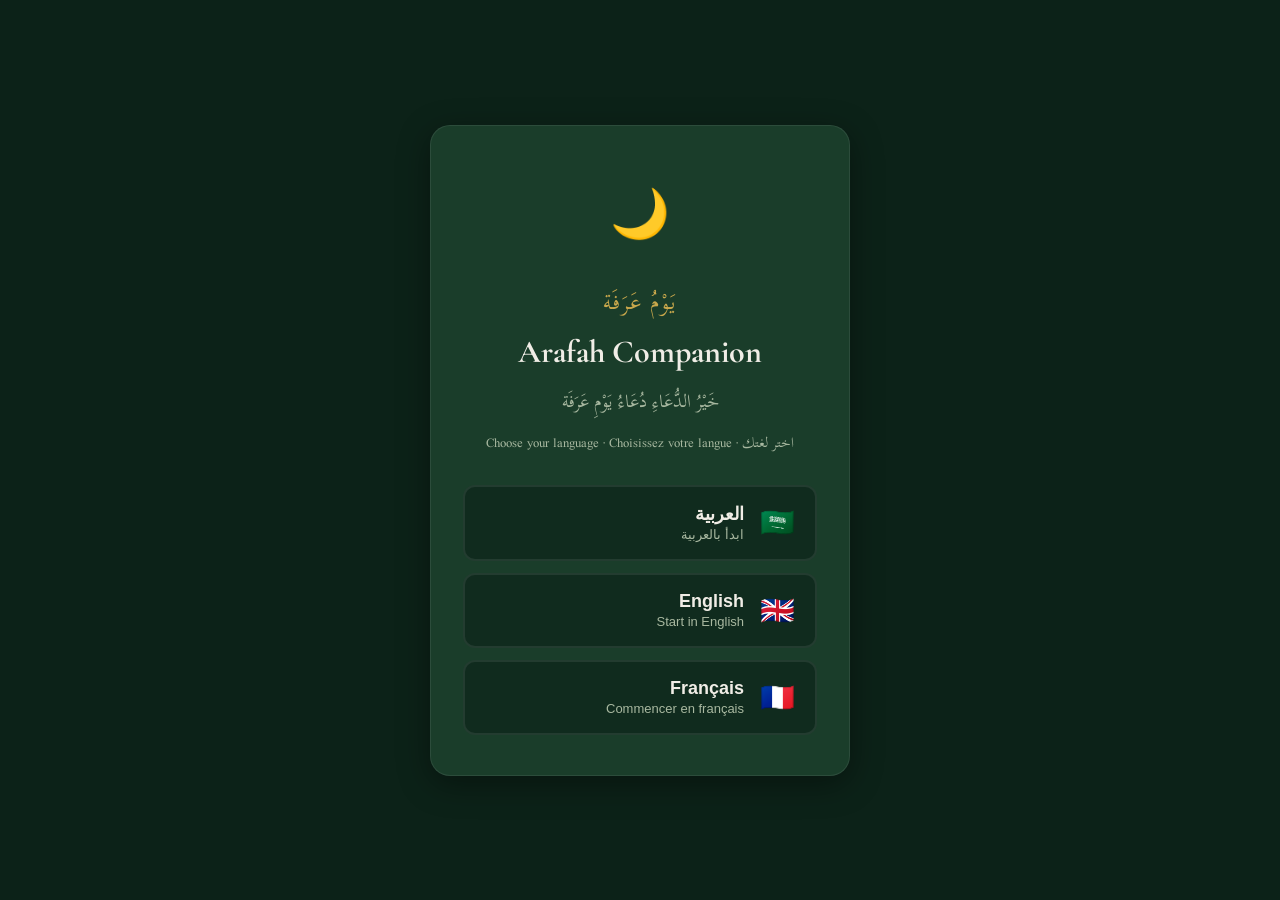
<file: index.html>
<!DOCTYPE html>
<html lang="ar" dir="rtl">
<head>
  <meta charset="UTF-8" />
  <meta name="viewport" content="width=device-width, initial-scale=1.0" />
  <meta name="theme-color" content="#0C2218" />
  <meta name="apple-mobile-web-app-capable" content="yes" />
  <meta name="apple-mobile-web-app-status-bar-style" content="black-translucent" />
  <title>رفيق عرفة | Arafah Companion</title>
  <link rel="preconnect" href="https://fonts.googleapis.com" />
  <link rel="preconnect" href="https://fonts.gstatic.com" crossorigin />
  <link href="https://fonts.googleapis.com/css2?family=Cormorant+Garamond:ital,wght@0,400;0,600;0,700;1,400&family=DM+Sans:opsz,wght@9..40,300;9..40,400;9..40,500;9..40,600;9..40,700&family=Amiri:wght@400;700&family=Scheherazade+New:wght@400;500;700&display=swap" rel="stylesheet" />
  <link rel="stylesheet" href="style.css">
  <meta property="og:title" content="رفيق عرفة | Arafah Companion">
  <meta property="og:description" content="رفيق روحاني ليوم عرفة: دعاء، ذكر، تكبير، لبيك، وخطة عبادة بسيطة.">
  <meta property="og:image" content="https://shadhaaa.github.io/arafah-guide/logo.png">
  <meta property="og:url" content="https://shadhaaa.github.io/arafah-guide/">
  <meta property="og:type" content="website">
  
  <meta name="twitter:card" content="summary_large_image">
  <meta name="twitter:title" content="رفيق عرفة | Arafah Companion">
  <meta name="twitter:description" content="رفيق روحاني ليوم عرفة: دعاء، ذكر، تكبير، لبيك، وخطة عبادة بسيطة.">
  <meta name="twitter:image" content="https://shadhaaa.github.io/arafah-guide/logo.png">
</head>
<body lang="ar">

<!-- Islamic Geometric Background -->
<div class="geo-bg" aria-hidden="true">
  <svg viewBox="0 0 800 800" preserveAspectRatio="xMidYMid slice" fill="none" xmlns="http://www.w3.org/2000/svg">
    <defs>
      <pattern id="geoPat" x="0" y="0" width="100" height="100" patternUnits="userSpaceOnUse">
        <path d="M50 0 L61.8 38.2 L100 38.2 L69.1 61.8 L80.9 100 L50 76.4 L19.1 100 L30.9 61.8 L0 38.2 L38.2 38.2 Z" stroke="currentColor" stroke-width="0.7" fill="none"/>
        <circle cx="50" cy="50" r="18" stroke="currentColor" stroke-width="0.4" fill="none"/>
        <path d="M50 8 L50 92 M8 50 L92 50" stroke="currentColor" stroke-width="0.3" fill="none"/>
      </pattern>
    </defs>
    <rect width="800" height="800" fill="url(#geoPat)" color="var(--emerald)"/>
  </svg>
</div>

<!-- ═══════════════════════════════════════════
     ONBOARDING STEP 1: Language Choice
═══════════════════════════════════════════ -->
<div class="onboard-overlay" id="onboardStep1">
  <div class="language-card">
    <span class="moon-mark">🌙</span>
    <p class="gate-eyebrow">يَوْمُ عَرَفَة</p>
    <h1>Arafah Companion</h1>
    <p class="gate-arabic-quote">خَيْرُ الدُّعَاءِ دُعَاءُ يَوْمِ عَرَفَة</p>
    <p class="gate-subtitle" style="color:var(--text-muted);font-size:14px;margin-bottom:28px;">اختر لغتك · Choose your language · Choisissez votre langue</p>

    <div class="language-grid">
      <button class="language-choice" data-lang="ar" onclick="selectLanguage('ar')">
        <span class="flag-emoji">🇸🇦</span>
        <div class="language-choice-text">
          <strong>العربية</strong>
          <small>ابدأ بالعربية</small>
        </div>
      </button>
      <button class="language-choice" data-lang="en" onclick="selectLanguage('en')">
        <span class="flag-emoji">🇬🇧</span>
        <div class="language-choice-text">
          <strong>English</strong>
          <small>Start in English</small>
        </div>
      </button>
      <button class="language-choice" data-lang="fr" onclick="selectLanguage('fr')">
        <span class="flag-emoji">🇫🇷</span>
        <div class="language-choice-text">
          <strong>Français</strong>
          <small>Commencer en français</small>
        </div>
      </button>
    </div>
  </div>
</div>

<!-- ═══════════════════════════════════════════
     ONBOARDING STEP 2: Welcome / About App
═══════════════════════════════════════════ -->
<div class="onboard-overlay hidden" id="onboardStep2">
  <div class="welcome-card">
    <span class="welcome-icon-big">🕌</span>
    <h1 id="welcomeTitle">رفيقك في يوم عرفة</h1>
    <p class="arabic-quote" id="welcomeQuote">خَيْرُ الدُّعَاءِ دُعَاءُ يَوْمِ عَرَفَةَ، وَخَيْرُ مَا قُلْتُ أَنَا وَالنَّبِيُّونَ: لا إِلَهَ إِلاَّ اللَّهُ</p>
<button class="welcome-cta" id="welcomeCtaBtn" type="button">
      ابدأ رحلتك 🌟
    </button>
    <div class="welcome-features">
      <div class="welcome-feature">
        <span class="feat-icon">⏳</span>
        <div class="feat-title" id="feat1Title">العد التنازلي</div>
        <div class="feat-desc" id="feat1Desc">تتبع أفضل لحظات يومك</div>
      </div>
      <div class="welcome-feature">
        <span class="feat-icon">📿</span>
        <div class="feat-title" id="feat2Title">الذكر</div>
        <div class="feat-desc" id="feat2Desc">عدّاد تفاعلي بنية حاضرة</div>
      </div>
      <div class="welcome-feature">
        <span class="feat-icon">🤲</span>
        <div class="feat-title" id="feat3Title">الدعاء</div>
        <div class="feat-desc" id="feat3Desc">أدعية مأثورة ومساحة خاصة بك</div>
      </div>
      <div class="welcome-feature">
        <span class="feat-icon">📋</span>
        <div class="feat-title" id="feat4Title">خطة العبادة</div>
        <div class="feat-desc" id="feat4Desc">قائمة مهام من الفجر إلى المغرب</div>
      </div>
    </div>

    
  </div>
</div>

<!-- ═══════════════════════════════════════════
     ONBOARDING STEP 3: Day Timeline
═══════════════════════════════════════════ -->
<div class="onboard-overlay hidden" id="onboardStep3">
  <div class="timeline-onboard">
    <h2 id="onboardTlTitle">🗓 جدول يوم عرفة</h2>
    <p class="date-badge">25 مايو · ٢٦ مايو ٢٠٢٦</p>

    <div class="onboard-timeline" id="onboardTimeline">
      <!-- Items injected by JS -->
    </div>

    <button class="onboard-start-btn" onclick="enterApp()">
      <span id="enterAppLabel">ادخل التطبيق ←</span>
    </button>
  </div>
</div>


<!-- Labbaik Audio Prompt -->
<div class="labbaik-modal hidden" id="labbaikModal" role="dialog" aria-modal="true" aria-labelledby="labbaikTitle">
  <div class="labbaik-card">
    <div class="labbaik-icon">🕋</div>
    <p class="eyebrow">صوت التلبية</p>
    <h2 id="labbaikTitle">هل تريد تشغيل لبيك اللهم لبيك؟</h2>
    <p>يمكنك إيقاف الصوت في أي وقت من زر الكتم أعلى الشاشة.</p>
    <div class="labbaik-actions">
      <button class="gold-button" id="startLabbaikBtn" type="button">نعم، شغّل الصوت</button>
      <button class="soft-button" id="skipLabbaikBtn" type="button">لا، بدون صوت</button>
    </div>
  </div>
</div>

<!-- ═══════════════════════════════════════════
     APP SHELL
═══════════════════════════════════════════ -->
<div class="app-shell" id="appShell">

  <!-- TOP NAVIGATION -->
  <nav class="top-nav" aria-label="Main navigation">
    <button class="nav-button active" data-go="home">
      <span>🏠</span>
      <span class="nav-label" id="navHome">الرئيسية</span>
    </button>
    <button class="nav-button" data-go="dhikr">
      <span>📿</span>
      <span class="nav-label" id="navDhikr">الذكر</span>
    </button>
    <button class="nav-button" data-go="duas">
      <span>🤲</span>
      <span class="nav-label" id="navDuas">الدعاء</span>
    </button>
    <button class="nav-button" data-go="checklist">
      <span>📋</span>
      <span class="nav-label" id="navPlan">الخطة</span>
    </button>
    <button class="nav-button" data-go="more">
      <span>⚙️</span>
      <span class="nav-label" id="navMore">الإعدادات</span>
    </button>
  </nav>

  <!-- APP HEADER -->
  <header class="app-header">
    <div class="header-top-row">
      <div>
        <span class="header-eyebrow" id="headerEyebrow">يَوْمُ عَرَفَة</span>
        <h1 id="appTitle">رفيق عرفة</h1>
        <span class="header-quote" id="headerQuote">"خير الدعاء دعاء يوم عرفة" — النبي محمد ﷺ</span>
      </div>
      <div class="header-actions">
        <button class="icon-button" id="muteAudioBtn" aria-label="Mute audio">🔇</button>
        <button class="icon-button" id="themeToggle" aria-label="Toggle dark mode">🌙</button>
        <button class="icon-button share-icon-button" id="shareAppBtn" aria-label="Share app" title="Share this app">📤</button>
      </div>
    </div>
  </header>

  <!-- STICKY COUNTDOWN -->
  
  <main>

    <!-- ─── HOME SCREEN ─── -->
    <section class="screen active" id="homeScreen">

      <!-- Hero Countdown Card -->
      <section class="hero-card" id="heroCard">
        <div class="hero-copy">
         
          <h2 id="countdownTitle">الوقت المتبقي ليوم عرفة</h2>
          <p id="countdownSubtitle">أعدّ قلبك، قائمة دعائك، ونيتك.</p>
        </div>
        <div class="countdown-grid" aria-label="Countdown">
          <div class="countdown-cell"><strong id="cdHours">00</strong><span id="cdHoursLabel">ساعات</span></div>
          <div class="countdown-cell"><strong id="cdMinutes">00</strong><span id="cdMinutesLabel">دقائق</span></div>
        </div>
      </section>

      <!-- Invest Time Text -->
      <p class="invest-time-text" id="investTimeText">استثمر هذا الوقت الثمين ✨</p>

      <!-- Now Card -->
     

      <!-- Stats -->
        <!-- Progress Card -->
      <article class="card progress-card">
        <div class="progress-ring" id="progressRing" style="--progress:0">
          <span class="progress-ring-text" id="progressRingText">0%</span>
        </div>
        <div>
          <p class="eyebrow" id="worshipProgressLabel">تقدم العبادة</p>
          <p class="progress-message" id="progressMessage">ابدأ قليلاً. عمل صادق واحد يكفي.</p>
          <p class="progress-hint" id="progressHint">الهدف ليس الكمال، الهدف قلب صادق.</p>
        </div>
      </article>
      <div class="stats-row">
        <article class="stat-card">
          <strong class="stat-value" id="statProgress">0%</strong>
          <span class="stat-label" id="statChecklistLabel">الخطة</span>
        </article>
        <article class="stat-card">
          <strong class="stat-value" id="statDhikr">0</strong>
          <span class="stat-label" id="statDhikrLabel">الذكر</span>
        </article>
        <article class="stat-card">
          <strong class="stat-value" id="statDuas">0</strong>
          <span class="stat-label" id="statDuasLabel">الأدعية</span>
        </article>
      </div>

      <!-- ماذا تحتاج الآن؟ — BIG BOXES -->
      <div class="what-need-section">
        <div class="what-need-header">
          <div>
            <p class="what-need-eyebrow" id="quickPathLabel">ابدأ الآن</p>
            <h3 id="whatNeedTitle">ماذا تحتاج الآن؟</h3>
          </div>
        </div>

        <div class="big-boxes-grid">
          <button class="big-box box-dhikr" data-go="dhikr">
            <span class="box-icon">📿</span>
            <span class="box-title" id="bigBoxDhikrTitle"> الذكر</span>
            <span class="box-sub" id="bigBoxDhikrSub">عدّ بتركيز وحضور</span>
          </button>

          <button class="big-box box-dua" data-go="duas">
            <span class="box-icon">🤲</span>
            <span class="box-title" id="bigBoxDuaTitle"> الدعاء</span>
            <span class="box-sub" id="bigBoxDuaSub">أدعية بشاشة كاملة</span>
          </button>

          <button class="big-box box-plan" data-go="checklist">
            <span class="box-icon">📋</span>
            <span class="box-title" id="bigBoxPlanTitle"> العبادة</span>
            <span class="box-sub" id="bigBoxPlanSub">المهام الأساسية</span>
          </button>

        </div>
      </div>

      <!-- Standalone audio section — not inside any navigation box -->
      <section class="audio-section-card" id="audioSection" aria-label="Listen controls">
        <div class="audio-section-head">
          <span class="audio-section-icon">🎧</span>
          <div>
            <p class="eyebrow" id="audioSectionEyebrow">استمع</p>
            <h3 id="bigBoxListenTitle">اختر ما تريد سماعه</h3>
            <p id="bigBoxListenSub">هذا القسم للصوت فقط: التكبير أو لبيك.</p>
          </div>
        </div>
      
        <div class="audio-choice-grid" aria-label="Audio choices">
          <button class="audio-choice-btn" type="button" data-audio-choice="takbeer" id="listenTakbeerBtn">
            <span>🕋</span>
            <strong>التكبير</strong>
          </button>
      
          <button class="audio-choice-btn" type="button" data-audio-choice="labaik" id="listenLabbaikBtn">
            <span>🎙️</span>
            <strong>لبيك</strong>
          </button>
      
          <button class="audio-choice-btn mute-choice-btn" type="button" id="muteChoiceBtn" aria-label="Mute audio">
            <span id="muteAudioIcon">🔊</span>
            <strong id="muteAudioText">إيقاف الصوت</strong>
          </button>
        </div>
      </section>

     

      <!-- Rescue Card -->
      <article class="card rescue-card" id="rescueCard">
        <p class="eyebrow" id="rescueLabel">خطة إنقاذ عرفة </p>
        <h3 id="rescueTitle">ضاع وقتي... ماذا أفعل؟  🆘</h3>
        <p class="muted small" id="rescueText">لا تستسلم. دقائق قليلة بصدق قد تكون ثمينة جداً.</p>
        <ul class="mini-list" id="rescueList"></ul>
        <button class="gold-button" id="rescueButton" data-go="duas">افتح وضع الدعاء</button>
      </article>

      <!-- Share Card -->
      <article class="card share-card">
        <p class="eyebrow" id="shareGoodLabel">شارك الخير</p>
        <h3 id="shareGoodTitle">ذكّر شخصاً اليوم</h3>
        <p class="muted small" id="shareGoodText">أرسل تذكيراً لطيفاً برابط التطبيق، أو شارك تقدمك.</p>
        <div class="button-row">
          <button class="soft-button" id="shareReminderBtn">انسخ التذكير</button>
          <button class="soft-button" id="shareProgressBtn">شارك التقدم</button>
        </div>
      </article>

      <!-- App maker dua card -->
      <article class="card maker-dua-card" aria-label="Pray for the app maker">
        <div class="maker-dua-icon" aria-hidden="true">🤲</div>
        <div class="maker-dua-copy">
          <p class="eyebrow" id="makerDuaLabel">دعوة منك</p>
          <h3 id="makerDuaTitle">لا تنسَ الدعاء لصانع/صانعة التطبيق 🤲</h3>
          <p class="muted small" id="makerDuaText">ادعُ لمن صنع هذا التطبيق بالقبول والبركة. جزاك الله خيراً.</p>
        </div>
      </article>

      <p class="source-note" id="sourceNote">العد التنازلي يعتمد وقت المغرب في تونس: 25 مايو 2026 الساعة 19:26 ← 26 مايو 2026 الساعة 19:27.</p>
    </section>

    <!-- ─── DHIKR SCREEN ─── -->
    <section class="screen" id="dhikrScreen">
      <div class="page-title">
        <p class="eyebrow" id="dhikrEyebrow">عداد الذكر</p>
        <h2 id="dhikrTitle">كلمات صغيرة. أجر عظيم.</h2>
      </div>

      <div class="dhikr-stage">
        <div class="chip-row" id="dhikrChips"></div>

        <div class="dhikr-central">
          <p class="dhikr-arabic-display" id="dhikrArabic">سُبْحَانَ اللهِ</p>
          <p class="dhikr-meaning" id="dhikrMeaning">سبحان الله</p>

          <button class="dhikr-button" id="dhikrButton" aria-label="Count dhikr">
            <span class="dhikr-count-display" id="dhikrCount">0</span>
            <span class="dhikr-tap-label" id="tapLabel">اضغط</span>
          </button>

          <div class="target-row">
            <button class="tiny-button" data-target="33" id="target33Btn">هدف 33</button>
            <button class="tiny-button" data-target="100" id="target100Btn">هدف 100</button>
            <button class="tiny-button" data-target="1000" id="target1000Btn">هدف 1000</button>
          </div>

          <div class="target-line" style="text-align:center;margin-bottom:16px">
            <p class="small muted" id="dhikrTargetText"></p>
            <div class="mini-progress"><span class="mini-progress-fill" id="dhikrProgressFill" style="width:0%"></span></div>
          </div>

          <button class="soft-button" id="resetDhikrBtn" style="margin-top:4px">إعادة تعيين</button>
        </div>
      </div>
    </section>

    <!-- ─── DUAS SCREEN ─── -->
    <section class="screen" id="duasScreen">
      <div class="page-title">
        <h2 id="duasTitle">اسأل كأن كل شيء ممكن.</h2>
      </div>

      <article class="card maker-dua-card" aria-label="Pray for the app maker">
        <div class="maker-dua-icon" aria-hidden="true">🤲</div>
        <div class="maker-dua-copy">
          <p class="eyebrow" id="makerDuaLabel2">دعوة منك</p>
          <h3 id="makerDuaTitle2">لا تنسَ الدعاء لصانع التطبيق 🤲</h3>
          <p class="muted small" id="makerDuaText2">ادعُ لمن صنع هذا التطبيق بالقبول والبركة. جزاك الله خيراً.</p>
        </div>
      </article>

      <article class="card">
        <div class="card-accent gold"></div>
        <div class="dua-mode-card">
          <div class="dua-mode-info">
            <strong id="duaModeTitle">وضع الدعاء</strong>
            <span class="dua-mode-eyebrow" id="duaModeSmall">بلا تشتيت</span>

            <p id="duaModeDesc">بطاقات بشاشة كاملة لأدعيتك، واحدة تلو الأخرى.</p>
          </div>
          <button class="gold-button" id="openDuaModeBtn">ادخل وضع الدعاء</button>
        </div>
      </article>

     


     

      <div class="sticky-chips">
        <div class="chip-row" id="duaCategoryChips"></div>
      </div>

      <div id="duasList"></div>
      <article class="card personal-dua-builder add-my-dua-card">
        <p class="eyebrow" id="builderLabel">أضف دعائي</p>
        <h3 id="builderTitle">اختر اقتراحًا أو اكتب دعاءك الخاص</h3>
        <textarea id="personalDuaInput" rows="3" placeholder="يا رب أسألك..."></textarea>
        <div id="duaPrompts" class="dua-prompt-boxes"></div>
        <button class="primary-button" id="savePersonalDuaBtn">أضف دعائي</button>
      </article>

      <div id="personalDuasList"></div>
    </section>

    <!-- ─── CHECKLIST SCREEN ─── -->
    <section class="screen" id="checklistScreen">
      <div class="page-title checklist-page-title">
        <p class="eyebrow" id="checklistEyebrow">خطة العبادة</p>
        <h2 id="checklistTitle">يومك، بسيط وواضح</h2>
        <p class="checklist-subtitle">
          تعلّم ما تفعله. الأجر في المحاولة.
        </p>
      </div>
    
      <div class="checklist-color-guide">
        <span>دليل الألوان:</span>
    
        <b>
          <i class="guide-dot essential"></i>
          أساسي
        </b>
    
        <b>
          <i class="guide-dot recommended"></i>
          مستحب
        </b>
    
        <b>
          <i class="guide-dot bonus"></i>
          إضافي
        </b>
      </div>
    
      <article class="card custom-task-card" id="customTaskCard">
        <p class="eyebrow" id="customTaskLabel">أضف مهمتك الخاصة</p>
    
        <div class="inline-form">
          <input
            type="text"
            id="customTaskInput"
            placeholder="مثال: اتصل بوالديّ"
          />
    
          <button class="primary-button" id="addCustomTaskBtn">
            أضف
          </button>
        </div>
      </article>
    
      <div id="checklistList" class="checklist-list" aria-live="polite">
        <article class="check-item essential" data-id="e1">
          <button class="check-box" type="button" aria-label="تحديد المهمة"></button>
          <div class="check-content">
            <div class="check-top">
              <span>⏱ الفجر</span>
              <span class="level-badge">أساسي</span>
            </div>
            <h4>صلاة الفجر في وقتها</h4>
            <p>ابدأ يومك بطاعة واضحة وقلب حاضر.</p>
          </div>
        </article>
        <article class="check-item essential" data-id="e2">
          <button class="check-box" type="button" aria-label="تحديد المهمة"></button>
          <div class="check-content">
            <div class="check-top">
              <span>⏱ الليلة السابقة</span>
              <span class="level-badge">أساسي</span>
            </div>
            <h4>اعقد نية صادقة</h4>
            <p>اجعل يومك للمغفرة والدعاء والرجوع إلى الله.</p>
          </div>
        </article>
        <article class="check-item essential" data-id="e3">
          <button class="check-box" type="button" aria-label="تحديد المهمة"></button>
          <div class="check-content">
            <div class="check-top">
              <span>⏱ كل اليوم</span>
              <span class="level-badge">أساسي</span>
            </div>
            <h4>صم يوم عرفة</h4>
            <p>لغير الحجاج: صيامه يكفّر ذنوب السنة الماضية والقادمة بإذن الله.</p>
          </div>
        </article>
        <article class="check-item essential" data-id="e4">
          <button class="check-box" type="button" aria-label="تحديد المهمة"></button>
          <div class="check-content">
            <div class="check-top">
              <span>⏱ الصباح</span>
              <span class="level-badge">أساسي</span>
            </div>
            <h4>اقرأ القرآن ولو آيات</h4>
            <p>القليل بصدق خير من الكثير بلا حضور.</p>
          </div>
        </article>
        <article class="check-item essential" data-id="e5">
          <button class="check-box" type="button" aria-label="تحديد المهمة"></button>
          <div class="check-content">
            <div class="check-top">
              <span>⏱ بعد العصر</span>
              <span class="level-badge">أساسي</span>
            </div>
            <h4>ادعُ بعد العصر</h4>
            <p>خفف التشتت وابدأ دعاءً حاضرًا من قلبك.</p>
          </div>
        </article>
        <article class="check-item essential" data-id="e6">
          <button class="check-box" type="button" aria-label="تحديد المهمة"></button>
          <div class="check-content">
            <div class="check-top">
              <span>⏱ آخر ساعة</span>
              <span class="level-badge">أساسي</span>
            </div>
            <h4>أكثر من الدعاء في الساعة الأخيرة</h4>
            <p>ادعُ للمغفرة، والوالدين، والمستقبل، والأمة، والجنة.</p>
          </div>
        </article>
        <article class="check-item recommended" data-id="r1">
          <button class="check-box" type="button" aria-label="تحديد المهمة"></button>
          <div class="check-content">
            <div class="check-top">
              <span>⏱ الصباح</span>
              <span class="level-badge">مستحب</span>
            </div>
            <h4>أذكار الصباح</h4>
            <p>ابدأ يومك بالذكر والطمأنينة.</p>
          </div>
        </article>
        <article class="check-item recommended" data-id="r2">
          <button class="check-box" type="button" aria-label="تحديد المهمة"></button>
          <div class="check-content">
            <div class="check-top">
              <span>⏱ أي وقت</span>
              <span class="level-badge">مستحب</span>
            </div>
            <h4>الاستغفار 100 مرة</h4>
            <p>أستغفر الله وأتوب إليه، بقلب صادق.</p>
          </div>
        </article>
        <article class="check-item recommended" data-id="r3">
          <button class="check-box" type="button" aria-label="تحديد المهمة"></button>
          <div class="check-content">
            <div class="check-top">
              <span>⏱ أي وقت</span>
              <span class="level-badge">مستحب</span>
            </div>
            <h4>الصلاة على النبي ﷺ</h4>
            <p>اللهم صلِّ وسلم على نبينا محمد.</p>
          </div>
        </article>
        <article class="check-item recommended" data-id="r4">
          <button class="check-box" type="button" aria-label="تحديد المهمة"></button>
          <div class="check-content">
            <div class="check-top">
              <span>⏱ الصباح أو المساء</span>
              <span class="level-badge">مستحب</span>
            </div>
            <h4>تلاوة سورة الكهف</h4>
            <p>اقرأ ما تقدر عليه بخشوع وهدوء.</p>
          </div>
        </article>
        <article class="check-item bonus" data-id="b1">
          <button class="check-box" type="button" aria-label="تحديد المهمة"></button>
          <div class="check-content">
            <div class="check-top">
              <span>⏱ كل اليوم</span>
              <span class="level-badge">إضافي</span>
            </div>
            <h4>1000 تسبيحة</h4>
            <p>قسّمها على اليوم حتى لا تشعر بالضغط.</p>
          </div>
        </article>
        <article class="check-item bonus" data-id="b2">
          <button class="check-box" type="button" aria-label="تحديد المهمة"></button>
          <div class="check-content">
            <div class="check-top">
              <span>⏱ بعد الظهر</span>
              <span class="level-badge">إضافي</span>
            </div>
            <h4>كتابة رسائل دعاء لأحبائك</h4>
            <p>ذكّر غيرك بالخير وخذ أجر التذكير.</p>
          </div>
        </article>
        <article class="check-item bonus" data-id="b3">
          <button class="check-box" type="button" aria-label="تحديد المهمة"></button>
          <div class="check-content">
            <div class="check-top">
              <span>⏱ قبل المغرب</span>
              <span class="level-badge">إضافي</span>
            </div>
            <h4>الصدقة اليوم</h4>
            <p>حتى القليل إذا خرج بصدق فهو عظيم.</p>
          </div>
        </article>
      </div>
    </section>
    <!-- ─── MORE SCREEN ─── -->
    <section class="screen" id="moreScreen">
      <div class="page-title settings-direct-title">
        <h2 class="eyebrow">الإعدادات</h2>
      </div>

      <div class="more-tabs">
        <button class="more-tab active" data-more="timeline">🗓 الجدول</button>
        <button class="more-tab" data-more="settings">⚙️ الإعدادات</button>
      </div>

      <!-- Timeline -->
      <div class="more-section" id="moreTimeline">
        <div class="page-title" style="margin-top:4px">
          <p class="eyebrow" id="timelineEyebrow">أفضل اللحظات</p>
          <h2 id="timelineTitle">رحلتك في يوم عرفة.</h2>
        </div>
        <div class="timeline-list" id="timelineList"></div>
      </div>

      <!-- Settings -->
      <div class="more-section active" id="moreSettings">
        <div class="page-title" style="margin-top:4px">
        </div>

        <article class="card" style="padding:8px 16px">
          <p class="settings-section-label">العرض</p>
          <button class="settings-row" id="toggleThemeRow">
            <span class="settings-row-label"><span>🌙</span><span id="darkModeLabel">الوضع الداكن</span></span>
            <span class="settings-row-value" id="themeState">مفعّل</span>
          </button>
          <hr style="border:none;border-top:1px solid var(--line);margin:2px 8px">
          <div class="settings-row">
            <span class="settings-row-label"><span>🌍</span><span id="languageSettingsLabel">اللغة</span></span>
            <span class="settings-row-value" id="currentLanguageLabel">العربية</span>
          </div>
          <div class="language-settings-grid" id="settingsLangGrid">
            <button class="language-mini active" data-lang="ar">العربية</button>
            <button class="language-mini" data-lang="en">English</button>
            <button class="language-mini" data-lang="fr">Français</button>
          </div>
        </article>

        <article class="card" style="padding:8px 16px">
          <p class="settings-section-label" id="reminderSettingsLabel">تذكير</p>
          <div class="protect-card">
            <h4 id="protectTitle">احمِ يوم عرفتك</h4>
            <p id="protectText">ضع هاتفك في وضع التركيز. استخدم هذا التطبيق للذكر والدعاء وخطتك فقط.</p>
          </div>
        </article>

        <article class="card" style="padding:8px 16px">
          <p class="settings-section-label">البيانات</p>
          <button class="settings-row" id="exportDataBtn">
            <span class="settings-row-label"><span>📦</span><span id="exportLabel">تصدير بياناتي</span></span>
            <span class="settings-row-value" id="copyLabel">نسخ</span>
          </button>
          <hr style="border:none;border-top:1px solid var(--line);margin:2px 8px">
          <button class="settings-row danger-text" id="resetAllBtn">
            <span class="settings-row-label"><span>🗑️</span><span id="resetAllLabel">إعادة تعيين الكل</span></span>
            <span class="settings-row-value" id="resetLabel">تهيئة</span>
          </button>
        </article>
      </div>
    </section>

  </main>

  <!-- Dua Mode Overlay -->
  <div class="dua-mode-overlay" id="duaModeOverlay" aria-hidden="true" role="dialog">
    <button class="close-mode" id="closeDuaModeBtn" aria-label="Close">✕</button>
    <p class="dua-mode-counter" id="duaModeCounter">دعاء 1/20</p>
    <div class="dua-mode-card-full">
      <p class="dua-mode-arabic" id="duaModeArabic"></p>
      <p class="dua-mode-text" id="duaModeText"></p>
      <p class="dua-mode-source-note" id="duaModeSource"></p>
      <div class="dua-mode-nav">
        <button id="prevDuaModeBtn">← السابق</button>
        <button id="nextDuaModeBtn">التالي →</button>
      </div>
    </div>
  </div>

  <!-- Toast -->
  <div class="toast" id="toast" role="status" aria-live="polite"></div>

</div><!-- /app-shell -->

<!-- ═══════════════════════════════════════════
     AUDIO ELEMENTS
═══════════════════════════════════════════ -->
<!-- 
  Place your audio files in the same folder as your HTML.
  Name them: takbeer.mp3 and labaik.mp3
  Or replace the src values with your actual file paths/URLs.
-->
<audio id="audioTakbeer" preload="auto">
  <source src="takbeer.mp3" type="audio/mpeg">
  <source src="takbeer.ogg" type="audio/ogg">
</audio>
<audio id="audioLabaik" preload="auto">
  <source src="labaik.mp3" type="audio/mpeg">
  <source src="labaik.ogg" type="audio/ogg">
</audio>


<script src="script.js"></script>

</body>
</html>
</file>
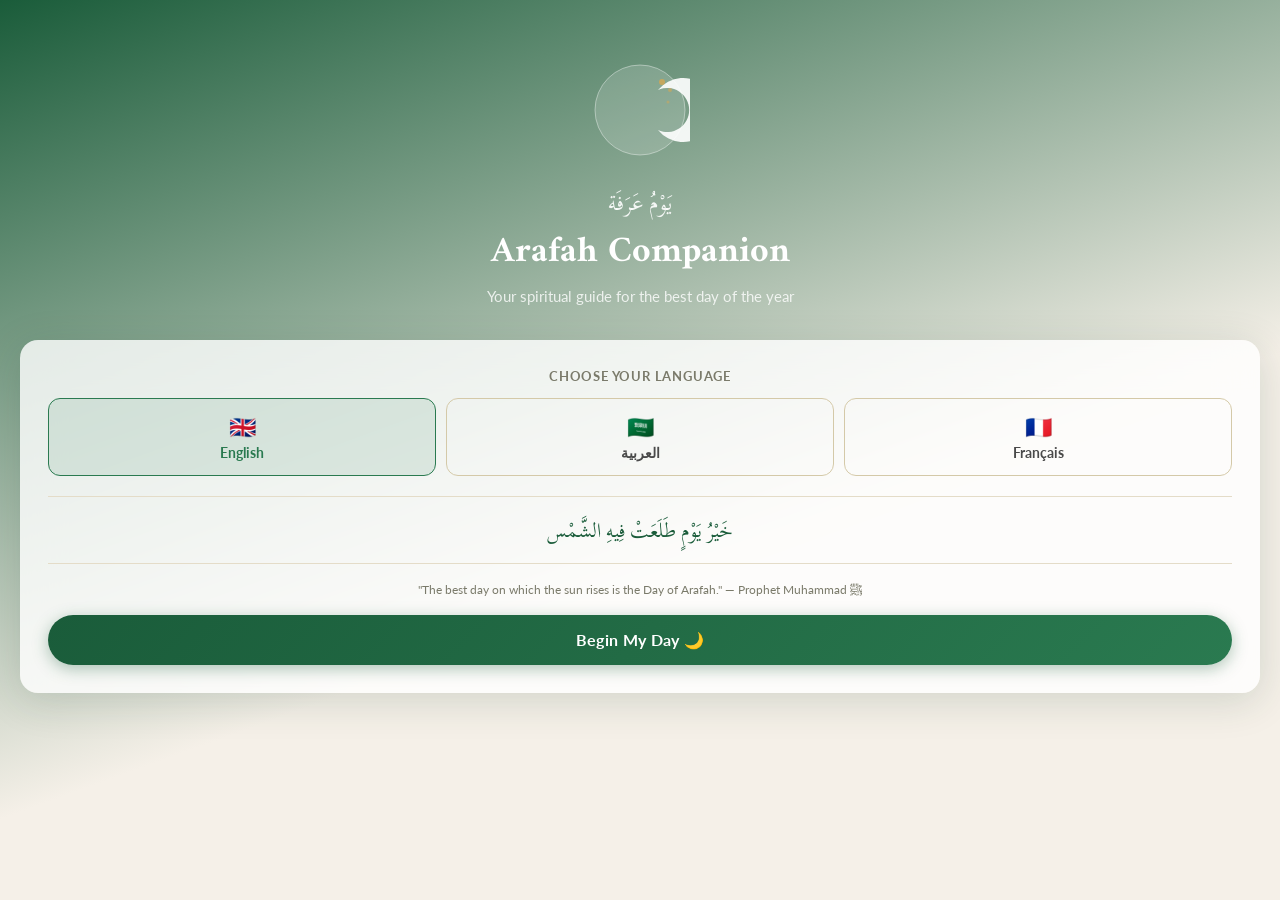
<file: arafah-companion.html>
<!DOCTYPE html>
<html lang="en" dir="ltr">
<head>
<meta charset="UTF-8"/>
<meta name="viewport" content="width=device-width, initial-scale=1.0, maximum-scale=1.0"/>
<meta name="theme-color" content="#1a3a2a"/>
<meta name="apple-mobile-web-app-capable" content="yes"/>
<meta name="apple-mobile-web-app-status-bar-style" content="black-translucent"/>
<title>Arafah Companion | يوم عرفة</title>
<link rel="preconnect" href="https://fonts.googleapis.com"/>
<link rel="preconnect" href="https://fonts.gstatic.com" crossorigin/>
<link href="https://fonts.googleapis.com/css2?family=Amiri:ital,wght@0,400;0,700;1,400&family=Lato:wght@300;400;700&family=Scheherazade+New:wght@400;700&display=swap" rel="stylesheet"/>
<style>
:root{
  --bg:#f5f0e8;
  --bg2:#ede6d6;
  --bg3:#e4dcc8;
  --card:#ffffffcc;
  --card2:#faf6ee;
  --gold:#b8923a;
  --gold2:#d4a853;
  --gold3:#f0c97a;
  --emerald:#1a5c3a;
  --emerald2:#2a7a50;
  --emerald3:#3d9966;
  --emerald4:#c8e6d4;
  --text:#1e1e1e;
  --text2:#4a4a4a;
  --text3:#7a7a6a;
  --border:#d4c9a8;
  --shadow:0 4px 24px rgba(26,60,42,0.10);
  --shadow2:0 8px 40px rgba(26,60,42,0.16);
  --radius:18px;
  --radius2:12px;
  --transition:all 0.35s cubic-bezier(0.4,0,0.2,1);
}
[data-theme="dark"]{
  --bg:#0d1a12;
  --bg2:#111f16;
  --bg3:#162618;
  --card:#1a2e1fcc;
  --card2:#1e331f;
  --gold:#d4a853;
  --gold2:#e8c070;
  --gold3:#f5d98a;
  --emerald:#2a7a50;
  --emerald2:#3d9966;
  --emerald3:#5ab87f;
  --emerald4:#1a3a28;
  --text:#f0ebe0;
  --text2:#c8c0a8;
  --text3:#8a8470;
  --border:#2a3d2e;
  --shadow:0 4px 24px rgba(0,0,0,0.4);
  --shadow2:0 8px 40px rgba(0,0,0,0.5);
}
*{box-sizing:border-box;margin:0;padding:0;-webkit-tap-highlight-color:transparent}
html,body{height:100%;background:var(--bg);color:var(--text);font-family:'Lato',sans-serif;overflow-x:hidden}
body{transition:background 0.4s,color 0.4s}

/* ===== GEOMETRIC BACKGROUND ===== */
.geo-bg{position:fixed;inset:0;pointer-events:none;z-index:0;overflow:hidden;opacity:0.06}
.geo-bg svg{width:100%;height:100%}

/* ===== SCREENS ===== */
.screen{display:none;min-height:100vh;position:relative;z-index:1}
.screen.active{display:block}
.screen-fade{animation:fadeIn 0.5s ease}
@keyframes fadeIn{from{opacity:0;transform:translateY(16px)}to{opacity:1;transform:translateY(0)}}

/* ===== NAV ===== */
.bottom-nav{position:fixed;bottom:0;left:0;right:0;z-index:100;background:var(--card);border-top:1px solid var(--border);display:flex;justify-content:space-around;align-items:center;padding:8px 0 max(8px,env(safe-area-inset-bottom));backdrop-filter:blur(20px);-webkit-backdrop-filter:blur(20px)}
.nav-btn{display:flex;flex-direction:column;align-items:center;gap:3px;padding:6px 16px;border:none;background:none;color:var(--text3);cursor:pointer;font-family:'Lato',sans-serif;font-size:10px;letter-spacing:0.5px;transition:var(--transition);border-radius:12px}
.nav-btn.active{color:var(--emerald2)}
.nav-btn svg{width:22px;height:22px;stroke:currentColor;fill:none;stroke-width:1.8;stroke-linecap:round;stroke-linejoin:round}
.nav-btn.active svg{stroke:var(--emerald2)}
.nav-btn span{font-size:9px;font-weight:700;letter-spacing:0.8px;text-transform:uppercase}

/* ===== TOP BAR ===== */
.top-bar{display:flex;align-items:center;justify-content:space-between;padding:56px 20px 16px;position:sticky;top:0;z-index:50;background:var(--bg);transition:background 0.4s}
.top-bar-title{font-family:'Amiri',serif;font-size:20px;color:var(--emerald);font-weight:700}
.icon-btn{width:40px;height:40px;border-radius:50%;border:1px solid var(--border);background:var(--card);display:flex;align-items:center;justify-content:center;cursor:pointer;transition:var(--transition)}
.icon-btn:active{transform:scale(0.92)}
.icon-btn svg{width:18px;height:18px;stroke:var(--text2);fill:none;stroke-width:2;stroke-linecap:round;stroke-linejoin:round}

/* ===== CARDS ===== */
.card{background:var(--card);border:1px solid var(--border);border-radius:var(--radius);padding:20px;box-shadow:var(--shadow);backdrop-filter:blur(12px);-webkit-backdrop-filter:blur(12px);transition:var(--transition)}
.card:active{transform:scale(0.98)}
.card-gold{border-color:var(--gold);background:linear-gradient(135deg,var(--card) 0%,rgba(212,168,83,0.08) 100%)}
.card-emerald{border-color:var(--emerald3);background:linear-gradient(135deg,var(--card) 0%,rgba(42,122,80,0.08) 100%)}

/* ===== BUTTONS ===== */
.btn{display:inline-flex;align-items:center;justify-content:center;gap:8px;padding:13px 24px;border-radius:50px;border:none;font-family:'Lato',sans-serif;font-size:15px;font-weight:700;cursor:pointer;transition:var(--transition);letter-spacing:0.3px}
.btn:active{transform:scale(0.96)}
.btn-primary{background:linear-gradient(135deg,var(--emerald) 0%,var(--emerald2) 100%);color:#fff;box-shadow:0 4px 16px rgba(26,92,58,0.35)}
.btn-gold{background:linear-gradient(135deg,var(--gold) 0%,var(--gold2) 100%);color:#fff;box-shadow:0 4px 16px rgba(184,146,58,0.35)}
.btn-outline{background:transparent;border:1.5px solid var(--border);color:var(--text2)}
.btn-full{width:100%}

/* ===== PROGRESS RING ===== */
.progress-ring-wrap{position:relative;display:inline-flex;align-items:center;justify-content:center}
.progress-ring-bg{stroke:var(--bg3);fill:none}
.progress-ring-fill{fill:none;stroke:var(--emerald2);stroke-linecap:round;transition:stroke-dashoffset 1s cubic-bezier(0.4,0,0.2,1);transform:rotate(-90deg);transform-origin:50% 50%}
.progress-ring-text{position:absolute;text-align:center}

/* ===== DHIKR COUNTER ===== */
.dhikr-btn{width:180px;height:180px;border-radius:50%;background:linear-gradient(135deg,var(--emerald) 0%,var(--emerald2) 100%);border:none;cursor:pointer;display:flex;flex-direction:column;align-items:center;justify-content:center;box-shadow:0 8px 40px rgba(26,92,58,0.4),0 0 0 0 rgba(42,122,80,0.4);transition:var(--transition);color:#fff;font-family:'Amiri',serif;user-select:none;-webkit-user-select:none}
.dhikr-btn:active{transform:scale(0.93);box-shadow:0 4px 20px rgba(26,92,58,0.4)}
.dhikr-btn.pulse{animation:dhikrPulse 0.3s ease}
@keyframes dhikrPulse{0%{box-shadow:0 8px 40px rgba(26,92,58,0.4),0 0 0 0 rgba(42,122,80,0.5)}50%{box-shadow:0 8px 40px rgba(26,92,58,0.4),0 0 0 20px rgba(42,122,80,0)}100%{box-shadow:0 8px 40px rgba(26,92,58,0.4),0 0 0 0 rgba(42,122,80,0)}}
.dhikr-count{font-size:52px;font-weight:700;line-height:1}
.dhikr-label{font-size:16px;margin-top:4px;opacity:0.9}

/* ===== DUA CARD ===== */
.dua-card{background:var(--card);border:1px solid var(--border);border-radius:var(--radius);padding:24px;box-shadow:var(--shadow);position:relative;overflow:hidden}
.dua-card::before{content:'';position:absolute;top:-30px;right:-30px;width:120px;height:120px;background:radial-gradient(circle,rgba(184,146,58,0.12) 0%,transparent 70%);pointer-events:none}
.dua-arabic{font-family:'Scheherazade New',serif;font-size:26px;line-height:1.8;color:var(--emerald);text-align:right;direction:rtl}
.dua-transliteration{font-size:13px;color:var(--text3);font-style:italic;margin:10px 0 6px;line-height:1.6}
.dua-translation{font-size:14px;color:var(--text2);line-height:1.7}
.dua-source{font-size:11px;color:var(--gold);font-weight:700;margin-top:12px;letter-spacing:0.5px;text-transform:uppercase}

/* ===== CHECKLIST ===== */
.check-item{display:flex;align-items:flex-start;gap:14px;padding:14px 0;border-bottom:1px solid var(--bg3)}
.check-item:last-child{border-bottom:none}
.check-box{width:26px;height:26px;min-width:26px;border-radius:8px;border:2px solid var(--border);background:none;cursor:pointer;display:flex;align-items:center;justify-content:center;transition:var(--transition)}
.check-box.checked{background:var(--emerald2);border-color:var(--emerald2)}
.check-box svg{width:14px;height:14px;stroke:#fff;fill:none;stroke-width:2.5;stroke-linecap:round;stroke-linejoin:round;opacity:0;transition:opacity 0.2s}
.check-box.checked svg{opacity:1}
.check-content{flex:1}
.check-title{font-size:15px;font-weight:700;color:var(--text);transition:var(--transition)}
.check-item.done .check-title{text-decoration:line-through;color:var(--text3)}
.check-subtitle{font-size:12px;color:var(--text3);margin-top:2px}

/* ===== TIMELINE ===== */
.timeline-item{display:flex;gap:16px;padding:12px 0;position:relative}
.timeline-item::before{content:'';position:absolute;left:15px;top:32px;bottom:-12px;width:2px;background:var(--bg3);z-index:0}
.timeline-item:last-child::before{display:none}
.timeline-dot{width:32px;height:32px;min-width:32px;border-radius:50%;display:flex;align-items:center;justify-content:center;font-size:14px;position:relative;z-index:1}
.timeline-dot.gold{background:rgba(184,146,58,0.15);border:2px solid var(--gold)}
.timeline-dot.emerald{background:rgba(42,122,80,0.15);border:2px solid var(--emerald2)}
.timeline-dot.active{background:var(--emerald2);border-color:var(--emerald2)}
.timeline-time{font-size:11px;font-weight:700;color:var(--gold);letter-spacing:0.5px;text-transform:uppercase}
.timeline-title{font-size:15px;font-weight:700;color:var(--text);margin:2px 0}
.timeline-desc{font-size:12px;color:var(--text3);line-height:1.6}

/* ===== BADGES ===== */
.badge{display:inline-flex;align-items:center;gap:5px;padding:4px 10px;border-radius:20px;font-size:11px;font-weight:700;letter-spacing:0.4px}
.badge-gold{background:rgba(184,146,58,0.15);color:var(--gold);border:1px solid rgba(184,146,58,0.3)}
.badge-emerald{background:rgba(42,122,80,0.15);color:var(--emerald2);border:1px solid rgba(42,122,80,0.3)}

/* ===== ONBOARDING ===== */
#screen-onboarding{background:linear-gradient(160deg,var(--emerald) 0%,var(--bg) 60%);min-height:100vh;display:flex;flex-direction:column;align-items:center;justify-content:flex-start;padding:0 0 100px}
.onboard-hero{width:100%;padding:60px 24px 32px;text-align:center}
.onboard-moon{width:110px;height:110px;margin:0 auto 24px;position:relative}
.onboard-title{font-family:'Amiri',serif;font-size:36px;color:#fff;font-weight:700;line-height:1.2}
.onboard-subtitle{font-size:15px;color:rgba(255,255,255,0.8);margin-top:10px;line-height:1.6}
.onboard-card{background:var(--card);border-radius:var(--radius);padding:28px;margin:0 20px;box-shadow:var(--shadow2);backdrop-filter:blur(20px);-webkit-backdrop-filter:blur(20px)}
.lang-grid{display:grid;grid-template-columns:1fr 1fr 1fr;gap:10px;margin-bottom:20px}
.lang-btn{padding:14px 8px;border-radius:var(--radius2);border:1.5px solid var(--border);background:none;cursor:pointer;font-family:'Lato',sans-serif;font-size:14px;font-weight:700;color:var(--text2);transition:var(--transition);display:flex;flex-direction:column;align-items:center;gap:4px}
.lang-btn.selected{border-color:var(--emerald2);background:rgba(42,122,80,0.12);color:var(--emerald2)}
.lang-btn span.flag{font-size:22px}

/* ===== HOME SCREEN ===== */
.home-header{padding:56px 20px 0;background:linear-gradient(180deg,rgba(26,92,58,0.08) 0%,transparent 100%)}
.home-greeting{font-size:13px;color:var(--text3);font-weight:700;letter-spacing:1px;text-transform:uppercase;margin-bottom:4px}
.home-title{font-family:'Amiri',serif;font-size:30px;color:var(--emerald);font-weight:700}
.home-date{font-size:13px;color:var(--text3);margin-top:4px}
.countdown-card{background:linear-gradient(135deg,var(--emerald) 0%,var(--emerald2) 100%);border-radius:var(--radius);padding:24px;margin:16px 20px;color:#fff;box-shadow:0 8px 32px rgba(26,92,58,0.4);position:relative;overflow:hidden}
.countdown-card::after{content:'';position:absolute;bottom:-30px;right:-30px;width:140px;height:140px;background:radial-gradient(circle,rgba(255,255,255,0.1) 0%,transparent 70%);pointer-events:none}
.countdown-label{font-size:12px;font-weight:700;letter-spacing:1px;opacity:0.8;text-transform:uppercase}
.countdown-nums{display:flex;gap:12px;margin:10px 0;align-items:flex-end}
.countdown-num{text-align:center}
.countdown-big{font-size:40px;font-weight:700;line-height:1;font-family:'Amiri',serif}
.countdown-unit{font-size:10px;opacity:0.7;text-transform:uppercase;letter-spacing:0.5px}
.countdown-sep{font-size:32px;line-height:1;opacity:0.5;padding-bottom:4px}
.section-title{font-size:13px;font-weight:700;color:var(--text3);letter-spacing:1px;text-transform:uppercase;padding:20px 20px 10px}
.scroll-x{display:flex;gap:12px;padding:0 20px;overflow-x:auto;scroll-snap-type:x mandatory;-ms-overflow-style:none;scrollbar-width:none}
.scroll-x::-webkit-scrollbar{display:none}
.scroll-x>*{scroll-snap-align:start;flex-shrink:0}

/* ===== QUICK ACTIONS ===== */
.quick-action{display:flex;flex-direction:column;align-items:center;gap:8px;cursor:pointer}
.quick-action-icon{width:58px;height:58px;border-radius:18px;display:flex;align-items:center;justify-content:center;font-size:26px;transition:var(--transition);box-shadow:var(--shadow)}
.quick-action-icon:active{transform:scale(0.9)}
.quick-action-label{font-size:11px;font-weight:700;color:var(--text3);text-transform:uppercase;letter-spacing:0.5px;text-align:center}

/* ===== ACHIEVEMENT ===== */
.achievement{display:flex;align-items:center;gap:14px;padding:14px 16px;background:var(--card);border:1px solid var(--border);border-radius:var(--radius2);margin:0 20px;box-shadow:var(--shadow)}
.achievement-icon{font-size:32px;width:52px;text-align:center}
.achievement-name{font-size:14px;font-weight:700;color:var(--text)}
.achievement-desc{font-size:12px;color:var(--text3);margin-top:2px}
.achievement-badge{font-size:10px;font-weight:700;padding:3px 8px;border-radius:10px}
.achievement.locked{opacity:0.45;filter:grayscale(0.6)}

/* ===== SETTINGS ===== */
.settings-section{padding:0 20px;margin-bottom:20px}
.settings-label{font-size:11px;font-weight:700;color:var(--text3);letter-spacing:1px;text-transform:uppercase;margin-bottom:8px;padding-left:4px}
.settings-row{display:flex;align-items:center;justify-content:space-between;padding:15px 16px;background:var(--card);border:1px solid var(--border);border-radius:var(--radius2);margin-bottom:8px}
.settings-row-left{display:flex;align-items:center;gap:12px}
.settings-row-icon{width:36px;height:36px;border-radius:10px;display:flex;align-items:center;justify-content:center;font-size:18px}
.settings-row-text{font-size:15px;font-weight:700;color:var(--text)}
.settings-row-sub{font-size:12px;color:var(--text3)}
.toggle{width:46px;height:26px;border-radius:13px;background:var(--bg3);border:none;cursor:pointer;position:relative;transition:background 0.3s;flex-shrink:0}
.toggle::after{content:'';position:absolute;top:3px;left:3px;width:20px;height:20px;border-radius:50%;background:#fff;box-shadow:0 1px 4px rgba(0,0,0,0.2);transition:transform 0.3s}
.toggle.on{background:var(--emerald2)}
.toggle.on::after{transform:translateX(20px)}

/* ===== MODAL ===== */
.modal-overlay{position:fixed;inset:0;background:rgba(0,0,0,0.5);z-index:200;display:flex;align-items:flex-end;opacity:0;pointer-events:none;transition:opacity 0.3s;backdrop-filter:blur(4px);-webkit-backdrop-filter:blur(4px)}
.modal-overlay.open{opacity:1;pointer-events:all}
.modal{background:var(--bg);border-radius:28px 28px 0 0;padding:24px 24px max(24px,env(safe-area-inset-bottom));width:100%;max-height:92vh;overflow-y:auto;transform:translateY(100%);transition:transform 0.4s cubic-bezier(0.4,0,0.2,1)}
.modal-overlay.open .modal{transform:translateY(0)}
.modal-handle{width:40px;height:4px;border-radius:2px;background:var(--border);margin:0 auto 20px}
.modal-title{font-family:'Amiri',serif;font-size:22px;font-weight:700;color:var(--text);margin-bottom:16px}

/* ===== TOAST ===== */
.toast{position:fixed;bottom:90px;left:50%;transform:translateX(-50%) translateY(20px);background:var(--emerald);color:#fff;padding:10px 20px;border-radius:50px;font-size:14px;font-weight:700;opacity:0;transition:all 0.3s;pointer-events:none;z-index:300;white-space:nowrap;box-shadow:0 4px 20px rgba(26,92,58,0.4)}
.toast.show{opacity:1;transform:translateX(-50%) translateY(0)}

/* ===== RTL SUPPORT ===== */
[dir="rtl"] .dua-arabic{text-align:right}
[dir="rtl"] .bottom-nav,[dir="rtl"] .scroll-x{direction:rtl}

/* ===== ANIMATIONS ===== */
@keyframes float{0%,100%{transform:translateY(0)}50%{transform:translateY(-8px)}}
@keyframes shimmer{0%{background-position:-200% center}100%{background-position:200% center}}
@keyframes countUp{from{opacity:0;transform:scale(0.5)}to{opacity:1;transform:scale(1)}}
.float{animation:float 4s ease-in-out infinite}

/* ===== SCROLL PAD ===== */
.pb-nav{padding-bottom:80px}

/* ===== SWIPE INDICATOR ===== */
.swipe-hint{display:flex;justify-content:center;gap:6px;padding:12px 0}
.swipe-dot{width:6px;height:6px;border-radius:50%;background:var(--border);transition:var(--transition)}
.swipe-dot.active{background:var(--emerald2);width:18px;border-radius:3px}

/* ===== STAT ROW ===== */
.stat-row{display:grid;grid-template-columns:1fr 1fr 1fr;gap:10px;padding:0 20px;margin-bottom:16px}
.stat-box{background:var(--card);border:1px solid var(--border);border-radius:var(--radius2);padding:14px 10px;text-align:center;box-shadow:var(--shadow)}
.stat-num{font-family:'Amiri',serif;font-size:28px;font-weight:700;color:var(--emerald);line-height:1}
.stat-label{font-size:10px;font-weight:700;color:var(--text3);letter-spacing:0.5px;text-transform:uppercase;margin-top:4px}

/* ===== DHIKR SCREEN ===== */
.dhikr-screen-inner{display:flex;flex-direction:column;align-items:center;justify-content:flex-start;padding:20px 20px 100px;min-height:100vh}
.dhikr-selector{display:flex;gap:8px;flex-wrap:wrap;justify-content:center;margin-bottom:24px}
.dhikr-chip{padding:8px 16px;border-radius:50px;border:1.5px solid var(--border);background:none;font-family:'Amiri',serif;font-size:15px;color:var(--text2);cursor:pointer;transition:var(--transition)}
.dhikr-chip.active{background:var(--emerald);border-color:var(--emerald);color:#fff}
.dhikr-target{font-size:13px;color:var(--text3);margin-top:16px;text-align:center}
.dhikr-progress-bar{width:200px;height:6px;background:var(--bg3);border-radius:3px;margin:12px auto 0;overflow:hidden}
.dhikr-progress-fill{height:100%;background:linear-gradient(90deg,var(--emerald) 0%,var(--gold) 100%);border-radius:3px;transition:width 0.5s cubic-bezier(0.4,0,0.2,1)}
.vibrate{animation:vibrate 0.1s ease}
@keyframes vibrate{0%,100%{transform:scale(1)}50%{transform:scale(0.95)}}

/* ===== CONFETTI ===== */
.confetti-piece{position:fixed;pointer-events:none;z-index:999;width:8px;height:8px;border-radius:2px;animation:confettiFall 1.5s ease forwards}
@keyframes confettiFall{0%{opacity:1;transform:translateY(0) rotate(0deg)}100%{opacity:0;transform:translateY(100vh) rotate(720deg)}}
</style>
</head>
<body>

<!-- Geometric background -->
<div class="geo-bg" aria-hidden="true">
<svg viewBox="0 0 400 800" preserveAspectRatio="xMidYMid slice">
<defs><pattern id="geo" x="0" y="0" width="80" height="80" patternUnits="userSpaceOnUse"><polygon points="40,4 76,24 76,56 40,76 4,56 4,24" fill="none" stroke="currentColor" stroke-width="1"/><polygon points="40,14 66,28 66,52 40,66 14,52 14,28" fill="none" stroke="currentColor" stroke-width="0.5"/></defs><rect width="400" height="800" fill="url(#geo)"/></svg>
</div>

<!-- ======================== ONBOARDING ======================== -->
<div id="screen-onboarding" class="screen active screen-fade">
  <div class="onboard-hero">
    <div class="onboard-moon float" style="width:100px;height:100px;margin:0 auto 20px">
      <svg viewBox="0 0 100 100" fill="none" xmlns="http://www.w3.org/2000/svg">
        <circle cx="50" cy="50" r="45" fill="rgba(255,255,255,0.15)" stroke="rgba(255,255,255,0.4)" stroke-width="1"/>
        <path d="M68 30 A32 32 0 1 1 68 70 A22 22 0 1 0 68 30" fill="rgba(255,255,255,0.9)"/>
        <circle cx="72" cy="22" r="3" fill="rgba(212,168,83,0.8)"/>
        <circle cx="80" cy="30" r="2" fill="rgba(212,168,83,0.6)"/>
        <circle cx="78" cy="42" r="1.5" fill="rgba(212,168,83,0.5)"/>
      </svg>
    </div>
    <div style="font-family:'Scheherazade New',serif;font-size:22px;color:rgba(255,255,255,0.9);margin-bottom:6px">يَوْمُ عَرَفَة</div>
    <h1 class="onboard-title">Arafah Companion</h1>
    <p class="onboard-subtitle" id="onboard-desc">Your spiritual guide for the best day of the year</p>
  </div>
  <div class="onboard-card" style="width:calc(100% - 40px);margin:0 20px">
    <p style="font-size:13px;font-weight:700;color:var(--text3);letter-spacing:0.8px;text-transform:uppercase;margin-bottom:14px;text-align:center" id="lang-select-label">Choose your language</p>
    <div class="lang-grid">
      <button class="lang-btn" onclick="selectLang('en')" id="lang-en">
        <span class="flag">🇬🇧</span>
        <span>English</span>
      </button>
      <button class="lang-btn" onclick="selectLang('ar')" id="lang-ar">
        <span class="flag">🇸🇦</span>
        <span>العربية</span>
      </button>
      <button class="lang-btn" onclick="selectLang('fr')" id="lang-fr">
        <span class="flag">🇫🇷</span>
        <span>Français</span>
      </button>
    </div>
    <div style="font-family:'Scheherazade New',serif;font-size:20px;color:var(--emerald);text-align:center;padding:16px 0 14px;border-top:1px solid var(--bg3);border-bottom:1px solid var(--bg3);margin:4px 0 16px;line-height:1.8">
      خَيْرُ يَوْمٍ طَلَعَتْ فِيهِ الشَّمْس
    </div>
    <p style="font-size:12px;color:var(--text3);text-align:center;margin-bottom:16px;line-height:1.6" id="hadith-sub">"The best day on which the sun rises is the Day of Arafah." — Prophet Muhammad ﷺ</p>
    <button class="btn btn-primary btn-full" onclick="startApp()" style="font-size:16px;padding:15px">
      <span id="start-btn-text">Begin My Day 🌙</span>
    </button>
  </div>
</div>

<!-- ======================== MAIN APP ======================== -->
<div id="screen-home" class="screen">
  <div class="home-header">
    <div style="display:flex;align-items:flex-start;justify-content:space-between;padding-top:0">
      <div>
        <div class="home-greeting" id="greeting-text">BLESSED DAY</div>
        <h1 class="home-title" id="home-title">Day of Arafah</h1>
        <div class="home-date" id="home-date-text"></div>
      </div>
      <div style="display:flex;gap:8px;padding-top:10px">
        <button class="icon-btn" onclick="toggleTheme()" aria-label="Toggle dark mode">
          <svg id="theme-icon" viewBox="0 0 24 24"><path d="M21 12.79A9 9 0 1 1 11.21 3 7 7 0 0 0 21 12.79z"/></svg>
        </button>
        <button class="icon-btn" onclick="showModal('modal-quote')" aria-label="Inspiration">
          <svg viewBox="0 0 24 24"><path d="M12 2l3.09 6.26L22 9.27l-5 4.87 1.18 6.88L12 17.77l-6.18 3.25L7 14.14 2 9.27l6.91-1.01L12 2z"/></svg>
        </button>
      </div>
    </div>
  </div>

  <!-- Countdown Card -->
  <div class="countdown-card" id="countdown-card">
    <div class="countdown-label" id="countdown-label">Time Until Arafah Ends</div>
    <div class="countdown-nums" id="countdown-nums">
      <div class="countdown-num"><div class="countdown-big" id="cd-h">08</div><div class="countdown-unit" id="cd-h-label">hrs</div></div>
      <div class="countdown-sep">:</div>
      <div class="countdown-num"><div class="countdown-big" id="cd-m">42</div><div class="countdown-unit" id="cd-m-label">min</div></div>
      <div class="countdown-sep">:</div>
      <div class="countdown-num"><div class="countdown-big" id="cd-s">17</div><div class="countdown-unit" id="cd-s-label">sec</div></div>
    </div>
    <div style="font-size:12px;opacity:0.7" id="cd-sub">Every second is priceless today</div>
  </div>

  <!-- Stats Row -->
  <div class="stat-row">
    <div class="stat-box">
      <div class="stat-num" id="stat-dhikr">0</div>
      <div class="stat-label" id="stat-dhikr-label">Dhikr</div>
    </div>
    <div class="stat-box">
      <div class="stat-num" id="stat-tasks">0%</div>
      <div class="stat-label" id="stat-tasks-label">Done</div>
    </div>
    <div class="stat-box">
      <div class="stat-num" id="stat-duas">0</div>
      <div class="stat-label" id="stat-duas-label">Duas</div>
    </div>
  </div>

  <!-- Quick Actions -->
  <div class="section-title" id="qa-label">QUICK ACTIONS</div>
  <div class="scroll-x" style="padding-bottom:8px">
    <div class="quick-action" onclick="goTo('screen-dhikr')">
      <div class="quick-action-icon" style="background:linear-gradient(135deg,#1a5c3a,#2a7a50)">🤲</div>
      <div class="quick-action-label" id="qa-dhikr">Dhikr</div>
    </div>
    <div class="quick-action" onclick="goTo('screen-duas')">
      <div class="quick-action-icon" style="background:linear-gradient(135deg,#b8923a,#d4a853)">📿</div>
      <div class="quick-action-label" id="qa-duas">Duas</div>
    </div>
    <div class="quick-action" onclick="goTo('screen-checklist')">
      <div class="quick-action-icon" style="background:linear-gradient(135deg,#2a4a7a,#3a5a9a)">✅</div>
      <div class="quick-action-label" id="qa-check">Worship</div>
    </div>
    <div class="quick-action" onclick="goTo('screen-timeline')">
      <div class="quick-action-icon" style="background:linear-gradient(135deg,#6a3a8a,#8a5aaa)">⏳</div>
      <div class="quick-action-label" id="qa-timeline">Timeline</div>
    </div>
    <div class="quick-action" onclick="shareApp()">
      <div class="quick-action-icon" style="background:linear-gradient(135deg,#4a6a2a,#5a8a3a)">🌟</div>
      <div class="quick-action-label" id="qa-share">Share</div>
    </div>
  </div>

  <!-- Dua of Arafah highlight -->
  <div class="section-title" id="dua-highlight-label">DUA OF THE DAY</div>
  <div style="padding:0 20px" onclick="goTo('screen-duas')">
    <div class="dua-card card-gold">
      <div class="dua-arabic">لَا إِلَٰهَ إِلَّا اللهُ وَحْدَهُ لَا شَرِيكَ لَهُ</div>
      <div class="dua-transliteration">Lā ilāha illallāhu waḥdahū lā sharīka lah...</div>
      <div class="dua-translation" id="dua-day-translation">There is none worthy of worship except Allah alone, with no partner...</div>
      <div class="dua-source">BEST DUA OF ARAFAH · TAP FOR MORE</div>
    </div>
  </div>

  <!-- Today's Worship Progress -->
  <div class="section-title" id="progress-label">TODAY'S PROGRESS</div>
  <div style="padding:0 20px;margin-bottom:16px">
    <div class="card">
      <div style="display:flex;align-items:center;justify-content:space-between">
        <div>
          <div style="font-size:16px;font-weight:700;color:var(--text)" id="progress-title">Worship Score</div>
          <div style="font-size:13px;color:var(--text3);margin-top:4px" id="progress-sub">Keep going, you're doing great!</div>
        </div>
        <div class="progress-ring-wrap">
          <svg width="72" height="72" viewBox="0 0 72 72">
            <circle class="progress-ring-bg" cx="36" cy="36" r="28" stroke-width="6"/>
            <circle class="progress-ring-fill" id="progress-ring" cx="36" cy="36" r="28" stroke-width="6" stroke-dasharray="175.9" stroke-dashoffset="175.9"/>
          </svg>
          <div class="progress-ring-text">
            <div style="font-size:16px;font-weight:700;color:var(--emerald)" id="progress-pct">0%</div>
          </div>
        </div>
      </div>
    </div>
  </div>

  <!-- Achievements strip -->
  <div class="section-title" id="ach-label">ACHIEVEMENTS</div>
  <div class="scroll-x" style="padding-bottom:12px">
    <div style="background:var(--card);border:1px solid var(--border);border-radius:var(--radius);padding:16px;min-width:140px;text-align:center;box-shadow:var(--shadow)" id="ach-0">
      <div style="font-size:30px;margin-bottom:6px">🌅</div>
      <div style="font-size:12px;font-weight:700;color:var(--text)" id="ach-0-name">Dawn Seeker</div>
      <div style="font-size:10px;color:var(--text3);margin-top:2px" id="ach-0-desc">Start your day early</div>
    </div>
    <div style="background:var(--card);border:1px solid var(--border);border-radius:var(--radius);padding:16px;min-width:140px;text-align:center;box-shadow:var(--shadow);opacity:0.5;filter:grayscale(0.6)" id="ach-1">
      <div style="font-size:30px;margin-bottom:6px">📿</div>
      <div style="font-size:12px;font-weight:700;color:var(--text)" id="ach-1-name">100 Dhikr</div>
      <div style="font-size:10px;color:var(--text3);margin-top:2px" id="ach-1-desc">Reach 100 remembrances</div>
    </div>
    <div style="background:var(--card);border:1px solid var(--border);border-radius:var(--radius);padding:16px;min-width:140px;text-align:center;box-shadow:var(--shadow);opacity:0.5;filter:grayscale(0.6)" id="ach-2">
      <div style="font-size:30px;margin-bottom:6px">🤲</div>
      <div style="font-size:12px;font-weight:700;color:var(--text)" id="ach-2-name">Dua Master</div>
      <div style="font-size:10px;color:var(--text3);margin-top:2px" id="ach-2-desc">Read 5 duas today</div>
    </div>
    <div style="background:var(--card);border:1px solid var(--border);border-radius:var(--radius);padding:16px;min-width:140px;text-align:center;box-shadow:var(--shadow);opacity:0.5;filter:grayscale(0.6)" id="ach-3">
      <div style="font-size:30px;margin-bottom:6px">⭐</div>
      <div style="font-size:12px;font-weight:700;color:var(--text)" id="ach-3-name">Arafah Champion</div>
      <div style="font-size:10px;color:var(--text3);margin-top:2px" id="ach-3-desc">Complete all tasks</div>
    </div>
  </div>

  <div class="pb-nav" style="height:20px"></div>
</div>

<!-- ======================== DHIKR SCREEN ======================== -->
<div id="screen-dhikr" class="screen">
  <div class="top-bar">
    <button class="icon-btn" onclick="goTo('screen-home')" aria-label="Back">
      <svg viewBox="0 0 24 24"><polyline points="15 18 9 12 15 6"/></svg>
    </button>
    <div class="top-bar-title" id="dhikr-screen-title">Dhikr Counter</div>
    <button class="icon-btn" onclick="resetDhikr()" aria-label="Reset">
      <svg viewBox="0 0 24 24"><polyline points="1 4 1 10 7 10"/><path d="M3.51 15a9 9 0 1 0 .49-4.33"/></svg>
    </button>
  </div>
  <div class="dhikr-screen-inner">
    <!-- Dhikr selector -->
    <div class="dhikr-selector" id="dhikr-selector"></div>
    <!-- Big counter button -->
    <button class="dhikr-btn" id="dhikr-btn" onclick="countDhikr()" aria-label="Count dhikr">
      <div class="dhikr-count" id="dhikr-count-display">0</div>
      <div class="dhikr-label" id="dhikr-current-label">سُبْحَانَ اللهِ</div>
    </button>
    <!-- Progress -->
    <div class="dhikr-target" id="dhikr-target-text">Target: 33</div>
    <div class="dhikr-progress-bar">
      <div class="dhikr-progress-fill" id="dhikr-prog-fill" style="width:0%"></div>
    </div>
    <!-- Current dhikr text -->
    <div style="margin-top:28px;text-align:center;padding:0 20px;max-width:340px">
      <div style="font-family:'Scheherazade New',serif;font-size:22px;color:var(--emerald);margin-bottom:8px;line-height:1.8;direction:rtl" id="dhikr-arabic-display">سُبْحَانَ اللهِ</div>
      <div style="font-size:13px;color:var(--text3);font-style:italic;margin-bottom:4px" id="dhikr-translit">SubhanAllah</div>
      <div style="font-size:13px;color:var(--text2)" id="dhikr-meaning-display">Glory be to Allah</div>
    </div>
    <!-- Total today -->
    <div style="margin-top:24px;padding:14px 28px;background:var(--card);border:1px solid var(--border);border-radius:var(--radius2);text-align:center;box-shadow:var(--shadow)">
      <div style="font-size:11px;font-weight:700;color:var(--text3);letter-spacing:1px;text-transform:uppercase" id="total-dhikr-label">Total Today</div>
      <div style="font-family:'Amiri',serif;font-size:36px;font-weight:700;color:var(--gold)" id="total-dhikr-num">0</div>
    </div>
  </div>
</div>

<!-- ======================== DUAS SCREEN ======================== -->
<div id="screen-duas" class="screen">
  <div class="top-bar">
    <button class="icon-btn" onclick="goTo('screen-home')" aria-label="Back">
      <svg viewBox="0 0 24 24"><polyline points="15 18 9 12 15 6"/></svg>
    </button>
    <div class="top-bar-title" id="duas-screen-title">Duas</div>
    <div style="width:40px"></div>
  </div>
  <div style="padding:0 20px 100px" id="duas-container"></div>
</div>

<!-- ======================== CHECKLIST SCREEN ======================== -->
<div id="screen-checklist" class="screen">
  <div class="top-bar">
    <button class="icon-btn" onclick="goTo('screen-home')" aria-label="Back">
      <svg viewBox="0 0 24 24"><polyline points="15 18 9 12 15 6"/></svg>
    </button>
    <div class="top-bar-title" id="checklist-screen-title">Worship Plan</div>
    <div style="width:40px"></div>
  </div>
  <div style="padding:0 20px 100px">
    <!-- Progress bar -->
    <div class="card" style="margin-bottom:20px">
      <div style="display:flex;justify-content:space-between;align-items:center;margin-bottom:10px">
        <div style="font-size:14px;font-weight:700;color:var(--text)" id="checklist-progress-text">0 of 10 completed</div>
        <div style="font-size:14px;font-weight:700;color:var(--emerald)" id="checklist-pct">0%</div>
      </div>
      <div style="height:8px;background:var(--bg3);border-radius:4px;overflow:hidden">
        <div id="checklist-bar" style="height:100%;width:0%;background:linear-gradient(90deg,var(--emerald) 0%,var(--emerald3) 100%);border-radius:4px;transition:width 0.6s cubic-bezier(0.4,0,0.2,1)"></div>
      </div>
    </div>
    <div id="checklist-container"></div>
  </div>
</div>

<!-- ======================== TIMELINE SCREEN ======================== -->
<div id="screen-timeline" class="screen">
  <div class="top-bar">
    <button class="icon-btn" onclick="goTo('screen-home')" aria-label="Back">
      <svg viewBox="0 0 24 24"><polyline points="15 18 9 12 15 6"/></svg>
    </button>
    <div class="top-bar-title" id="timeline-screen-title">Best Times</div>
    <div style="width:40px"></div>
  </div>
  <div style="padding:0 20px 100px" id="timeline-container"></div>
</div>

<!-- ======================== SETTINGS SCREEN ======================== -->
<div id="screen-settings" class="screen">
  <div class="top-bar">
    <div class="top-bar-title" id="settings-screen-title">Settings</div>
    <div style="width:40px"></div>
  </div>
  <div class="pb-nav" style="padding-top:8px">
    <div class="settings-section">
      <div class="settings-label" id="settings-label-app">App</div>
      <div class="settings-row">
        <div class="settings-row-left">
          <div class="settings-row-icon" style="background:rgba(26,92,58,0.1)">🌙</div>
          <div><div class="settings-row-text" id="darkmode-label">Dark Mode</div><div class="settings-row-sub" id="darkmode-sub">Easy on eyes at night</div></div>
        </div>
        <button class="toggle" id="toggle-dark" onclick="toggleThemeToggle()" aria-label="Toggle dark mode"></button>
      </div>
      <div class="settings-row">
        <div class="settings-row-left">
          <div class="settings-row-icon" style="background:rgba(184,146,58,0.1)">🌍</div>
          <div>
            <div class="settings-row-text" id="lang-label-setting">Language</div>
            <div class="settings-row-sub" id="lang-current-label">English</div>
          </div>
        </div>
        <button class="btn btn-outline" style="font-size:12px;padding:7px 14px" onclick="showModal('modal-lang')" id="lang-change-btn">Change</button>
      </div>
    </div>
    <div class="settings-section">
      <div class="settings-label" id="settings-label-data">Data</div>
      <div class="settings-row">
        <div class="settings-row-left">
          <div class="settings-row-icon" style="background:rgba(220,50,50,0.1)">🗑️</div>
          <div><div class="settings-row-text" id="reset-label">Reset Progress</div><div class="settings-row-sub" id="reset-sub">Clear all today's data</div></div>
        </div>
        <button class="btn btn-outline" style="font-size:12px;padding:7px 14px;border-color:rgba(200,60,60,0.4);color:#c83c3c" onclick="confirmReset()" id="reset-btn">Reset</button>
      </div>
    </div>
    <div class="settings-section">
      <div class="settings-label" id="settings-label-share">Share</div>
      <div style="padding:0">
        <button class="btn btn-primary btn-full" onclick="shareApp()" style="margin-bottom:10px">
          <span id="share-btn-text">Share Arafah Companion 🌙</span>
        </button>
        <button class="btn btn-gold btn-full" onclick="shareProgress()">
          <span id="share-progress-btn">Share My Progress ✨</span>
        </button>
      </div>
    </div>
    <!-- About -->
    <div style="text-align:center;padding:24px 20px">
      <div style="font-family:'Scheherazade New',serif;font-size:20px;color:var(--emerald);margin-bottom:6px">يَوْمُ عَرَفَة</div>
      <div style="font-size:12px;color:var(--text3)" id="version-text">Arafah Companion v1.0</div>
      <div style="font-size:11px;color:var(--text3);margin-top:4px" id="made-with">Made with ❤️ for the Ummah</div>
    </div>
  </div>
</div>

<!-- ======================== BOTTOM NAV ======================== -->
<nav class="bottom-nav" id="main-nav" style="display:none">
  <button class="nav-btn active" id="nav-home" onclick="goTo('screen-home')">
    <svg viewBox="0 0 24 24"><path d="M3 9l9-7 9 7v11a2 2 0 0 1-2 2H5a2 2 0 0 1-2-2z"/><polyline points="9 22 9 12 15 12 15 22"/></svg>
    <span id="nav-home-label">Home</span>
  </button>
  <button class="nav-btn" id="nav-dhikr" onclick="goTo('screen-dhikr')">
    <svg viewBox="0 0 24 24"><circle cx="12" cy="12" r="10"/><circle cx="12" cy="12" r="3"/></svg>
    <span id="nav-dhikr-label">Dhikr</span>
  </button>
  <button class="nav-btn" id="nav-duas" onclick="goTo('screen-duas')">
    <svg viewBox="0 0 24 24"><path d="M21 15a2 2 0 0 1-2 2H7l-4 4V5a2 2 0 0 1 2-2h14a2 2 0 0 1 2 2z"/></svg>
    <span id="nav-duas-label">Duas</span>
  </button>
  <button class="nav-btn" id="nav-checklist" onclick="goTo('screen-checklist')">
    <svg viewBox="0 0 24 24"><polyline points="9 11 12 14 22 4"/><path d="M21 12v7a2 2 0 0 1-2 2H5a2 2 0 0 1-2-2V5a2 2 0 0 1 2-2h11"/></svg>
    <span id="nav-check-label">Worship</span>
  </button>
  <button class="nav-btn" id="nav-settings" onclick="goTo('screen-settings')">
    <svg viewBox="0 0 24 24"><circle cx="12" cy="12" r="3"/><path d="M19.4 15a1.65 1.65 0 0 0 .33 1.82l.06.06a2 2 0 0 1-2.83 2.83l-.06-.06a1.65 1.65 0 0 0-1.82-.33 1.65 1.65 0 0 0-1 1.51V21a2 2 0 0 1-4 0v-.09A1.65 1.65 0 0 0 9 19.4a1.65 1.65 0 0 0-1.82.33l-.06.06a2 2 0 0 1-2.83-2.83l.06-.06A1.65 1.65 0 0 0 4.68 15a1.65 1.65 0 0 0-1.51-1H3a2 2 0 0 1 0-4h.09A1.65 1.65 0 0 0 4.6 9a1.65 1.65 0 0 0-.33-1.82l-.06-.06a2 2 0 0 1 2.83-2.83l.06.06A1.65 1.65 0 0 0 9 4.68a1.65 1.65 0 0 0 1-1.51V3a2 2 0 0 1 4 0v.09a1.65 1.65 0 0 0 1 1.51 1.65 1.65 0 0 0 1.82-.33l.06-.06a2 2 0 0 1 2.83 2.83l-.06.06A1.65 1.65 0 0 0 19.4 9a1.65 1.65 0 0 0 1.51 1H21a2 2 0 0 1 0 4h-.09a1.65 1.65 0 0 0-1.51 1z"/></svg>
    <span id="nav-settings-label">Settings</span>
  </button>
</nav>

<!-- ======================== MODALS ======================== -->
<div class="modal-overlay" id="modal-quote" onclick="closeModalBg(event,'modal-quote')">
  <div class="modal">
    <div class="modal-handle"></div>
    <div style="text-align:center;padding:8px 0 20px">
      <div style="font-size:36px;margin-bottom:12px">✨</div>
      <div class="modal-title" style="text-align:center" id="modal-quote-title">Inspiration</div>
      <div style="font-family:'Scheherazade New',serif;font-size:22px;color:var(--emerald);line-height:1.8;margin-bottom:16px;direction:rtl">
        مَا مِنْ يَوْمٍ أَكْثَرُ مِنْ أَنْ يُعْتِقَ اللهُ فِيهِ عَبْدًا مِنَ النَّارِ مِنْ يَوْمِ عَرَفَةَ
      </div>
      <div style="font-size:14px;color:var(--text2);line-height:1.7;margin-bottom:20px" id="modal-quote-text">
        "There is no day on which Allah frees more people from the Fire than the Day of Arafah." — Sahih Muslim
      </div>
      <button class="btn btn-primary btn-full" onclick="closeModal('modal-quote')">
        <span id="modal-close-btn">Let's worship! 🤲</span>
      </button>
    </div>
  </div>
</div>

<div class="modal-overlay" id="modal-lang" onclick="closeModalBg(event,'modal-lang')">
  <div class="modal">
    <div class="modal-handle"></div>
    <div class="modal-title" id="modal-lang-title">Language</div>
    <div class="lang-grid">
      <button class="lang-btn" onclick="changeLang('en')" id="modal-lang-en"><span class="flag">🇬🇧</span><span>English</span></button>
      <button class="lang-btn" onclick="changeLang('ar')" id="modal-lang-ar"><span class="flag">🇸🇦</span><span>العربية</span></button>
      <button class="lang-btn" onclick="changeLang('fr')" id="modal-lang-fr"><span class="flag">🇫🇷</span><span>Français</span></button>
    </div>
  </div>
</div>

<!-- Toast -->
<div class="toast" id="toast"></div>

<script>
// ============================================================
// DATA
// ============================================================
const TRANSLATIONS = {
  en:{
    appName:"Arafah Companion",
    greeting:"BLESSED DAY",
    homeTitle:"Day of Arafah",
    countdownLabel:"Time Remaining Today",
    countdownSub:"Every second is priceless today",
    hrs:"hrs",min:"min",sec:"sec",
    qaLabel:"QUICK ACTIONS",
    qaDhikr:"Dhikr",qaDuas:"Duas",qaCheck:"Worship",qaTimeline:"Timeline",qaShare:"Share",
    duaHighlight:"DUA OF THE DAY",
    duaDayTranslation:"There is none worthy of worship except Allah alone, with no partner or associate; His is the dominion, His is all praise, and He has power over all things.",
    progressLabel:"TODAY'S PROGRESS",
    progressTitle:"Worship Score",
    progressSub:"Keep going, you're doing amazing!",
    achLabel:"ACHIEVEMENTS",
    ach0:"Dawn Seeker",ach0d:"Start your day early",
    ach1:"100 Dhikr",ach1d:"Reach 100 remembrances",
    ach2:"Dua Master",ach2d:"Read 5 duas today",
    ach3:"Arafah Champion",ach3d:"Complete all tasks",
    dhikrTitle:"Dhikr Counter",totalToday:"Total Today",
    targetText:"Target:",
    duasTitle:"Duas of Arafah",
    checkTitle:"Worship Plan",
    timelineTitle:"Best Times",
    settingsTitle:"Settings",
    darkmode:"Dark Mode",darkmodeS:"Easy on eyes at night",
    langSetting:"Language",langCurrent:"English",
    resetLabel:"Reset Progress",resetSub:"Clear all today's data",
    resetBtn:"Reset",shareBtn:"Share Arafah Companion 🌙",shareProgress:"Share My Progress ✨",
    versionText:"Arafah Companion v1.0",madeWith:"Made with ❤️ for the Ummah",
    langChange:"Change",
    navHome:"Home",navDhikr:"Dhikr",navDuas:"Duas",navCheck:"Worship",navSettings:"Settings",
    toastDhikr:"Masha'Allah! ✨",toastTarget:"Target reached! 🎉",toastReset:"Counter reset",
    toastShared:"Link copied! Share your dua 🌙",toastProgressShared:"Copied! Share with friends 🤲",
    onboardDesc:"Your spiritual guide for the best day of the year",
    hadithSub:'"The best day on which the sun rises is the Day of Arafah." — Prophet Muhammad ﷺ',
    startBtn:"Begin My Day 🌙",
    modalInspTitle:"Inspiration",modalInspClose:"Let's worship! 🤲",
    modalInspText:'"There is no day on which Allah frees more people from the Fire than the Day of Arafah." — Sahih Muslim',
    modalLangTitle:"Language",
    statDhikr:"Dhikr",statDone:"Done",statDuas:"Duas",
    checkProgress:"of",checkCompleted:"completed",
    settingsAppLabel:"App",settingsDataLabel:"Data",settingsShareLabel:"Share",
    confirmReset:"Are you sure? This will clear all progress.",resetDone:"Progress reset ✨",
  },
  ar:{
    appName:"رفيق عرفة",
    greeting:"يَوْمٌ مُبَارَك",
    homeTitle:"يوم عرفة",
    countdownLabel:"الوقت المتبقي",
    countdownSub:"كل ثانية ثمينة اليوم",
    hrs:"ساعة",min:"دقيقة",sec:"ثانية",
    qaLabel:"إجراءات سريعة",
    qaDhikr:"ذكر",qaDuas:"دعاء",qaCheck:"عبادة",qaTimeline:"الجدول",qaShare:"مشاركة",
    duaHighlight:"دعاء اليوم",
    duaDayTranslation:"لا إله إلا الله وحده لا شريك له، له الملك وله الحمد وهو على كل شيء قدير.",
    progressLabel:"تقدم اليوم",
    progressTitle:"نقاط العبادة",
    progressSub:"استمر، أنت رائع!",
    achLabel:"الإنجازات",
    ach0:"باكر الفجر",ach0d:"ابدأ يومك مبكراً",
    ach1:"مئة ذكر",ach1d:"أوصل إلى ١٠٠ ذكر",
    ach2:"سيد الدعاء",ach2d:"اقرأ ٥ أدعية اليوم",
    ach3:"بطل عرفة",ach3d:"أكمل جميع المهام",
    dhikrTitle:"عداد الذكر",totalToday:"مجموع اليوم",
    targetText:"الهدف:",
    duasTitle:"أدعية عرفة",
    checkTitle:"خطة العبادة",
    timelineTitle:"أفضل الأوقات",
    settingsTitle:"الإعدادات",
    darkmode:"الوضع الليلي",darkmodeS:"مريح للعينين ليلاً",
    langSetting:"اللغة",langCurrent:"العربية",
    resetLabel:"إعادة الضبط",resetSub:"مسح بيانات اليوم",
    resetBtn:"إعادة",shareBtn:"شارك رفيق عرفة 🌙",shareProgress:"شارك تقدمي ✨",
    versionText:"رفيق عرفة الإصدار ١.٠",madeWith:"صُنع بـ ❤️ للأمة",
    langChange:"تغيير",
    navHome:"الرئيسية",navDhikr:"ذكر",navDuas:"دعاء",navCheck:"عبادة",navSettings:"إعدادات",
    toastDhikr:"ما شاء الله! ✨",toastTarget:"وصلت للهدف! 🎉",toastReset:"تم إعادة العداد",
    toastShared:"تم النسخ! شارك دعاءك 🌙",toastProgressShared:"تم النسخ! شارك مع الأصدقاء 🤲",
    onboardDesc:"رفيقك الروحي في أفضل أيام العام",
    hadithSub:'"خير يوم طلعت فيه الشمس يوم عرفة" — النبي محمد ﷺ',
    startBtn:"ابدأ يومي 🌙",
    modalInspTitle:"إلهام",modalInspClose:"لنتعبد! 🤲",
    modalInspText:'"ما من يوم أكثر من أن يعتق الله فيه عبداً من النار من يوم عرفة" — صحيح مسلم',
    modalLangTitle:"اللغة",
    statDhikr:"ذكر",statDone:"مكتمل",statDuas:"دعاء",
    checkProgress:"من",checkCompleted:"مكتملة",
    settingsAppLabel:"التطبيق",settingsDataLabel:"البيانات",settingsShareLabel:"المشاركة",
    confirmReset:"هل أنت متأكد؟ سيتم مسح كل التقدم.",resetDone:"تم إعادة الضبط ✨",
  },
  fr:{
    appName:"Arafah Companion",
    greeting:"JOUR BÉNI",
    homeTitle:"Jour d'Arafah",
    countdownLabel:"Temps restant aujourd'hui",
    countdownSub:"Chaque seconde est précieuse",
    hrs:"h",min:"min",sec:"sec",
    qaLabel:"ACTIONS RAPIDES",
    qaDhikr:"Dhikr",qaDuas:"Duas",qaCheck:"Adoration",qaTimeline:"Horaires",qaShare:"Partager",
    duaHighlight:"DUA DU JOUR",
    duaDayTranslation:"Il n'y a de divinité qu'Allah seul, sans associé; à Lui appartient le Royaume, à Lui toute louange, et Il est puissant sur toute chose.",
    progressLabel:"PROGRÈS DU JOUR",
    progressTitle:"Score d'adoration",
    progressSub:"Continue, tu es formidable!",
    achLabel:"ACCOMPLISSEMENTS",
    ach0:"Chercheur de l'Aube",ach0d:"Commencez tôt votre journée",
    ach1:"100 Dhikr",ach1d:"Atteignez 100 invocations",
    ach2:"Maître des Duas",ach2d:"Lisez 5 duas aujourd'hui",
    ach3:"Champion d'Arafah",ach3d:"Complétez toutes les tâches",
    dhikrTitle:"Compteur de Dhikr",totalToday:"Total Aujourd'hui",
    targetText:"Objectif:",
    duasTitle:"Duas d'Arafah",
    checkTitle:"Plan d'adoration",
    timelineTitle:"Meilleurs Moments",
    settingsTitle:"Paramètres",
    darkmode:"Mode Sombre",darkmodeS:"Doux pour les yeux la nuit",
    langSetting:"Langue",langCurrent:"Français",
    resetLabel:"Réinitialiser",resetSub:"Effacer les données du jour",
    resetBtn:"Réinitialiser",shareBtn:"Partager Arafah Companion 🌙",shareProgress:"Partager mes progrès ✨",
    versionText:"Arafah Companion v1.0",madeWith:"Fait avec ❤️ pour l'Oumma",
    langChange:"Changer",
    navHome:"Accueil",navDhikr:"Dhikr",navDuas:"Duas",navCheck:"Adoration",navSettings:"Paramètres",
    toastDhikr:"Masha'Allah! ✨",toastTarget:"Objectif atteint! 🎉",toastReset:"Compteur réinitialisé",
    toastShared:"Lien copié! Partagez 🌙",toastProgressShared:"Copié! Partagez avec vos amis 🤲",
    onboardDesc:"Votre guide spirituel pour le meilleur jour de l'année",
    hadithSub:'"Le meilleur jour où le soleil se lève est le Jour d\'Arafah." — Prophète Muhammad ﷺ',
    startBtn:"Commencer ma journée 🌙",
    modalInspTitle:"Inspiration",modalInspClose:"Adorons Allah! 🤲",
    modalInspText:'"Il n\'y a pas de jour où Allah libère plus de serviteurs du Feu que le jour d\'Arafah." — Sahih Muslim',
    modalLangTitle:"Langue",
    statDhikr:"Dhikr",statDone:"Fait",statDuas:"Duas",
    checkProgress:"sur",checkCompleted:"complétées",
    settingsAppLabel:"Application",settingsDataLabel:"Données",settingsShareLabel:"Partager",
    confirmReset:"Êtes-vous sûr? Cela effacera tous les progrès.",resetDone:"Progrès réinitialisé ✨",
  }
};

const DHIKR_LIST = [
  {arabic:"سُبْحَانَ اللهِ",translit:"SubhanAllah",meaning:{en:"Glory be to Allah",ar:"سبحان الله",fr:"Gloire à Allah"},target:33},
  {arabic:"الْحَمْدُ لِلَّهِ",translit:"Alhamdulillah",meaning:{en:"All praise is for Allah",ar:"الحمد لله",fr:"Louange à Allah"},target:33},
  {arabic:"اللهُ أَكْبَر",translit:"Allahu Akbar",meaning:{en:"Allah is the Greatest",ar:"الله أكبر",fr:"Allah est le plus Grand"},target:34},
  {arabic:"لَا إِلٰهَ إِلَّا اللهُ",translit:"La ilaha illAllah",meaning:{en:"There is no god but Allah",ar:"لا إله إلا الله",fr:"Il n'y a de dieu qu'Allah"},target:100},
  {arabic:"أَسْتَغْفِرُ اللهَ",translit:"Astaghfirullah",meaning:{en:"I seek Allah's forgiveness",ar:"أستغفر الله",fr:"Je cherche le pardon d'Allah"},target:100},
];

const DUAS_DATA = [
  {
    arabic:"لَا إِلَٰهَ إِلَّا اللهُ وَحْدَهُ لَا شَرِيكَ لَهُ، لَهُ الْمُلْكُ وَلَهُ الْحَمْدُ وَهُوَ عَلَىٰ كُلِّ شَيْءٍ قَدِير",
    translit:"Lā ilāha illallāhu waḥdahū lā sharīka lah, lahul mulku wa lahul ḥamdu wa huwa ʿalā kulli shayʾin qadīr",
    translation:{en:"There is none worthy of worship except Allah alone, with no partner or associate. His is the dominion, His is all praise, and He is Powerful over everything.",ar:"لا إله إلا الله وحده لا شريك له، له الملك وله الحمد وهو على كل شيء قدير.",fr:"Il n'y a de divinité qu'Allah seul, sans associé; à Lui appartient le Royaume, à Lui toute louange, et Il est Puissant sur toute chose."},
    source:"Best Dua of Arafah · Tirmidhi"
  },
  {
    arabic:"اللَّهُمَّ إِنَّكَ عَفُوٌّ كَرِيمٌ تُحِبُّ الْعَفْوَ فَاعْفُ عَنِّي",
    translit:"Allāhumma innaka ʿafuwwun karīmun tuḥibb ul-ʿafwa faʿfu ʿannī",
    translation:{en:"O Allah, You are the Pardoning, the Generous, and You love pardon, so pardon me.",ar:"اللهم إنك عفو كريم تحب العفو فاعف عني.",fr:"Ô Allah, Tu es le Pardonneur, le Généreux, Tu aimes le pardon, alors pardonne-moi."},
    source:"Dua of Laylatul Qadr · Ibn Majah"
  },
  {
    arabic:"رَبَّنَا آتِنَا فِي الدُّنْيَا حَسَنَةً وَفِي الْآخِرَةِ حَسَنَةً وَقِنَا عَذَابَ النَّار",
    translit:"Rabbanā ātinā fid-dunyā ḥasanatan wa fil-ākhirati ḥasanatan wa qinā ʿadhāban-nār",
    translation:{en:"Our Lord, give us good in this world and good in the Hereafter, and protect us from the punishment of the Fire.",ar:"ربنا آتنا في الدنيا حسنة وفي الآخرة حسنة وقنا عذاب النار.",fr:"Notre Seigneur, accorde-nous le bien dans ce monde et le bien dans l'au-delà, et préserve-nous du châtiment du Feu."},
    source:"Quran 2:201"
  },
  {
    arabic:"اللَّهُمَّ اغْفِرْ لِي ذَنْبِي كُلَّهُ دِقَّهُ وَجِلَّهُ وَأَوَّلَهُ وَآخِرَهُ وَعَلَانِيَتَهُ وَسِرَّه",
    translit:"Allāhummaghfir lī dhanbī kullahū diqqahū wa jillahū wa awwalahū wa ākhirahū wa ʿalāniyatahū wa sirrah",
    translation:{en:"O Allah, forgive me all my sins, the small and the great, the first and the last, the open and the secret.",ar:"اللهم اغفر لي ذنبي كله دقه وجله وأوله وآخره وعلانيته وسره.",fr:"Ô Allah, pardonne-moi tous mes péchés, les petits et les grands, les premiers et les derniers, les publics et les secrets."},
    source:"Sahih Muslim"
  },
  {
    arabic:"اللَّهُمَّ إِنِّي أَسْأَلُكَ الْهُدَى وَالتُّقَى وَالْعَفَافَ وَالْغِنَى",
    translit:"Allāhumma innī asʾalukal-hudā wat-tuqā wal-ʿafāfa wal-ghinā",
    translation:{en:"O Allah, I ask You for guidance, piety, chastity, and contentment.",ar:"اللهم إني أسألك الهدى والتقى والعفاف والغنى.",fr:"Ô Allah, je Te demande la guidance, la piété, la chasteté et la contentement."},
    source:"Sahih Muslim"
  },
  {
    arabic:"رَبِّ اغْفِرْ لِي وَلِوَالِدَيَّ وَلِلْمُؤْمِنِينَ يَوْمَ يَقُومُ الْحِسَاب",
    translit:"Rabbighfir lī wa liwālidayya wa lil-muʾminīna yawma yaqūmul-ḥisāb",
    translation:{en:"My Lord, forgive me and my parents and the believers on the Day when the account is established.",ar:"رب اغفر لي ولوالدي وللمؤمنين يوم يقوم الحساب.",fr:"Mon Seigneur, pardonne-moi ainsi qu'à mes parents et aux croyants le Jour où aura lieu le Jugement."},
    source:"Quran 14:41"
  }
];

const CHECKLIST_DATA = [
  {id:"c1",emoji:"🕌",title:{en:"Pray Fajr on time",ar:"صلاة الفجر في وقتها",fr:"Prier Fajr à temps"},sub:{en:"Start the blessed day right",ar:"ابدأ اليوم المبارك صحيحاً",fr:"Commencez bien ce jour béni"}},
  {id:"c2",emoji:"📖",title:{en:"Read Quran (1 Juz)",ar:"قراءة القرآن (جزء)",fr:"Lire le Coran (1 Juz)"},sub:{en:"Fill your heart with His words",ar:"امل قلبك بكلامه",fr:"Remplissez votre cœur de Ses mots"}},
  {id:"c3",emoji:"🤲",title:{en:"Make personal dua",ar:"الدعاء الشخصي",fr:"Faire une dua personnelle"},sub:{en:"Ask Allah for everything you desire",ar:"اطلب من الله كل ما تتمنى",fr:"Demandez à Allah tout ce que vous désirez"}},
  {id:"c4",emoji:"📿",title:{en:"100 Dhikr: SubhanAllah",ar:"١٠٠ ذكر: سبحان الله",fr:"100 Dhikr: SubhanAllah"},sub:{en:"Glorify Allah 100 times",ar:"سبح الله مئة مرة",fr:"Glorifiez Allah 100 fois"}},
  {id:"c5",emoji:"🙏",title:{en:"100 Dhikr: Alhamdulillah",ar:"١٠٠ ذكر: الحمد لله",fr:"100 Dhikr: Alhamdulillah"},sub:{en:"Praise Allah 100 times",ar:"احمد الله مئة مرة",fr:"Louez Allah 100 fois"}},
  {id:"c6",emoji:"☝️",title:{en:"100 Dhikr: Allahu Akbar",ar:"١٠٠ ذكر: الله أكبر",fr:"100 Dhikr: Allahu Akbar"},sub:{en:"Magnify Allah 100 times",ar:"كبّر الله مئة مرة",fr:"Magnifiez Allah 100 fois"}},
  {id:"c7",emoji:"🌙",title:{en:"Pray Dhuhr & Asr combined",ar:"الجمع بين الظهر والعصر",fr:"Prier Dhuhr & Asr combinées"},sub:{en:"Follow the Sunnah of the day",ar:"اتبع سنة اليوم",fr:"Suivez la Sunnah du jour"}},
  {id:"c8",emoji:"💝",title:{en:"Make dua for the Ummah",ar:"الدعاء للأمة الإسلامية",fr:"Faire dua pour l'Oumma"},sub:{en:"Remember your brothers and sisters",ar:"تذكر إخوانك وأخواتك",fr:"Pensez à vos frères et sœurs"}},
  {id:"c9",emoji:"🍽️",title:{en:"Fast today (Sunnah)",ar:"الصيام (سنة)",fr:"Jeûner aujourd'hui (Sunna)"},sub:{en:"Expiation for 2 years of sins",ar:"تكفير ذنوب سنتين",fr:"Expiation de 2 ans de péchés"}},
  {id:"c10",emoji:"⭐",title:{en:"Make Istighfar 100x",ar:"الاستغفار ١٠٠ مرة",fr:"Faire Istighfar 100x"},sub:{en:"Seek forgiveness abundantly",ar:"استغفر الله كثيراً",fr:"Demandez beaucoup pardon"}},
];

const TIMELINE_DATA = [
  {time:{en:"Before Fajr",ar:"قبل الفجر",fr:"Avant Fajr"},title:{en:"Tahajjud Prayer",ar:"صلاة التهجد",fr:"Prière Tahajjud"},desc:{en:"Wake up early and perform the night prayer. A special time when duas are accepted.",ar:"استيقظ مبكراً وأدِّ صلاة الليل. وقت مميز تُقبل فيه الدعوات.",fr:"Réveillez-vous tôt et effectuez la prière de nuit. Un moment spécial où les duas sont acceptées."},type:"gold"},
  {time:{en:"Fajr Time",ar:"وقت الفجر",fr:"Heure du Fajr"},title:{en:"Pray Fajr & Make Dua",ar:"صلاة الفجر والدعاء",fr:"Prier Fajr & Faire Dua"},desc:{en:"Start your Arafah day with Fajr prayer. Begin your dhikr immediately after.",ar:"ابدأ يوم عرفة بصلاة الفجر. ابدأ الذكر فور الانتهاء.",fr:"Commencez votre journée d'Arafah avec la prière du Fajr. Commencez votre dhikr immédiatement après."},type:"emerald"},
  {time:{en:"After Fajr",ar:"بعد الفجر",fr:"Après Fajr"},title:{en:"Quran Recitation",ar:"تلاوة القرآن",fr:"Récitation du Coran"},desc:{en:"Read Quran until sunrise. The Prophet ﷺ encouraged sitting in dhikr until sunrise.",ar:"اقرأ القرآن حتى الشروق. حث النبي ﷺ على البقاء في الذكر حتى الشروق.",fr:"Lisez le Coran jusqu'au lever du soleil. Le Prophète ﷺ encourageait à rester en dhikr jusqu'au lever."},type:"gold"},
  {time:{en:"Morning",ar:"الضحى",fr:"Matin"},title:{en:"Duha Prayer & Dhikr",ar:"صلاة الضحى والذكر",fr:"Prière Duha & Dhikr"},desc:{en:"Perform Duha prayer (2-8 rakaat). Continue your dhikr, especially La ilaha illAllah.",ar:"أدِّ صلاة الضحى (٢-٨ ركعات). واصل ذكرك لا سيما لا إله إلا الله.",fr:"Effectuez la prière Duha (2-8 rakaats). Continuez votre dhikr, surtout La ilaha illAllah."},type:"emerald"},
  {time:{en:"Dhuhr Time",ar:"وقت الظهر",fr:"Heure du Dhuhr"},title:{en:"Combine Dhuhr & Asr",ar:"الجمع بين الظهر والعصر",fr:"Combiner Dhuhr & Asr"},desc:{en:"Pilgrims combine prayers at Arafah. At home, pray each in its time with full focus.",ar:"الحجاج يجمعون الصلاتين في عرفة. في المنزل، صلِّ كلاً في وقته بتركيز تام.",fr:"Les pèlerins combinent les prières à Arafah. Chez vous, priez chacune en son temps avec pleine attention."},type:"gold"},
  {time:{en:"Afternoon",ar:"بعد الظهر",fr:"Après-midi"},title:{en:"Peak Dua Time — Stand & Cry",ar:"ذروة الدعاء — قف وابكِ",fr:"Temps de Dua Intense — Pleurez"},desc:{en:"The most powerful time to make dua. Raise your hands, cry, beg Allah for everything. This is the heart of Arafah.",ar:"أقوى وقت للدعاء. ارفع يديك وابكِ وتوسل إلى الله بكل شيء. هذا هو قلب عرفة.",fr:"Le moment le plus puissant pour faire dua. Levez les mains, pleurez, suppliez Allah pour tout. C'est le cœur d'Arafah."},type:"active"},
  {time:{en:"Before Maghrib",ar:"قبل المغرب",fr:"Avant Maghrib"},title:{en:"Final Duas & Istighfar",ar:"الأدعية الأخيرة والاستغفار",fr:"Duas finales & Istighfar"},desc:{en:"As Arafah ends at sunset, intensify your dua and make abundant istighfar in these precious final moments.",ar:"مع غروب الشمس ينتهي وقت عرفة، كثّف دعاءك والاستغفار في هذه اللحظات الثمينة.",fr:"À la fin d'Arafah au coucher du soleil, intensifiez votre dua et l'istighfar dans ces précieux derniers moments."},type:"gold"},
  {time:{en:"After Maghrib",ar:"بعد المغرب",fr:"Après Maghrib"},title:{en:"Gratitude & Reflection",ar:"الشكر والتأمل",fr:"Gratitude & Réflexion"},desc:{en:"Thank Allah for giving you this day. Write down your duas, reflect on what you asked for, trust in His response.",ar:"اشكر الله على منحك هذا اليوم. اكتب أدعيتك، تأمل فيما طلبت، ثق بإجابته.",fr:"Remerciez Allah de vous avoir accordé ce jour. Notez vos duas, réfléchissez à ce que vous avez demandé, faites confiance à Sa réponse."},type:"emerald"},
];

// ============================================================
// STATE
// ============================================================
let state = {
  lang: 'en',
  theme: 'light',
  currentScreen: 'screen-onboarding',
  dhikrIndex: 0,
  dhikrCounts: [0,0,0,0,0],
  totalDhikr: 0,
  checklist: {},
  duasRead: 0,
  appStarted: false,
};

function loadState() {
  try {
    const saved = localStorage.getItem('arafah_state_v1');
    if(saved) {
      const parsed = JSON.parse(saved);
      state = {...state,...parsed};
    }
  } catch(e){}
}

function saveState() {
  try { localStorage.setItem('arafah_state_v1', JSON.stringify(state)); } catch(e){}
}

// ============================================================
// LANGUAGE
// ============================================================
function t(key) {
  return (TRANSLATIONS[state.lang] && TRANSLATIONS[state.lang][key]) || TRANSLATIONS['en'][key] || key;
}

function applyLang(lang) {
  state.lang = lang;
  const dir = lang === 'ar' ? 'rtl' : 'ltr';
  document.documentElement.setAttribute('lang', lang);
  document.documentElement.setAttribute('dir', dir);
  // Highlight selected
  ['en','ar','fr'].forEach(l => {
    const el = document.getElementById('lang-'+l);
    const mel = document.getElementById('modal-lang-'+l);
    if(el) el.classList.toggle('selected', l===lang);
    if(mel) mel.classList.toggle('selected', l===lang);
  });
  applyTranslations();
  saveState();
}

function applyTranslations() {
  const ids = {
    'greeting-text':'greeting','home-title':'homeTitle','countdown-label':'countdownLabel',
    'cd-sub':'countdownSub','cd-h-label':'hrs','cd-m-label':'min','cd-s-label':'sec',
    'qa-label':'qaLabel','qa-dhikr':'qaDhikr','qa-duas':'qaDuas','qa-check':'qaCheck',
    'qa-timeline':'qaTimeline','qa-share':'qaShare',
    'dua-highlight-label':'duaHighlight','dua-day-translation':'duaDayTranslation',
    'progress-label':'progressLabel','progress-title':'progressTitle','progress-sub':'progressSub',
    'ach-label':'achLabel',
    'ach-0-name':'ach0','ach-0-desc':'ach0d','ach-1-name':'ach1','ach-1-desc':'ach1d',
    'ach-2-name':'ach2','ach-2-desc':'ach2d','ach-3-name':'ach3','ach-3-desc':'ach3d',
    'dhikr-screen-title':'dhikrTitle','total-dhikr-label':'totalToday',
    'duas-screen-title':'duasTitle','checklist-screen-title':'checkTitle',
    'timeline-screen-title':'timelineTitle','settings-screen-title':'settingsTitle',
    'darkmode-label':'darkmode','darkmode-sub':'darkmodeS',
    'lang-label-setting':'langSetting','lang-current-label':'langCurrent',
    'reset-label':'resetLabel','reset-sub':'resetSub','reset-btn':'resetBtn',
    'version-text':'versionText','made-with':'madeWith',
    'lang-change-btn':'langChange','share-btn-text':'shareBtn','share-progress-btn':'shareProgress',
    'nav-home-label':'navHome','nav-dhikr-label':'navDhikr','nav-duas-label':'navDuas',
    'nav-check-label':'navCheck','nav-settings-label':'navSettings',
    'onboard-desc':'onboardDesc','hadith-sub':'hadithSub','start-btn-text':'startBtn',
    'modal-quote-title':'modalInspTitle','modal-close-btn':'modalInspClose','modal-quote-text':'modalInspText',
    'modal-lang-title':'modalLangTitle',
    'stat-dhikr-label':'statDhikr','stat-tasks-label':'statDone','stat-duas-label':'statDuas',
    'settings-label-app':'settingsAppLabel','settings-label-data':'settingsDataLabel',
    'settings-label-share':'settingsShareLabel',
  };
  Object.entries(ids).forEach(([id,key])=>{
    const el = document.getElementById(id);
    if(el) el.textContent = t(key);
  });
  renderDhikrSelector();
  renderChecklist();
  renderDuas();
  renderTimeline();
  updateDhikrDisplay();
}

function selectLang(lang) { applyLang(lang); }
function changeLang(lang) { applyLang(lang); closeModal('modal-lang'); }

// ============================================================
// THEME
// ============================================================
function applyTheme(theme) {
  state.theme = theme;
  document.documentElement.setAttribute('data-theme', theme === 'dark' ? 'dark' : '');
  const toggle = document.getElementById('toggle-dark');
  if(toggle) toggle.classList.toggle('on', theme==='dark');
  const icon = document.getElementById('theme-icon');
  if(icon && theme==='dark') icon.innerHTML = '<circle cx="12" cy="12" r="5"/><line x1="12" y1="1" x2="12" y2="3"/><line x1="12" y1="21" x2="12" y2="23"/><line x1="4.22" y1="4.22" x2="5.64" y2="5.64"/><line x1="18.36" y1="18.36" x2="19.78" y2="19.78"/><line x1="1" y1="12" x2="3" y2="12"/><line x1="21" y1="12" x2="23" y2="12"/><line x1="4.22" y1="19.78" x2="5.64" y2="18.36"/><line x1="18.36" y1="5.64" x2="19.78" y2="4.22"/>';
  else if(icon) icon.innerHTML = '<path d="M21 12.79A9 9 0 1 1 11.21 3 7 7 0 0 0 21 12.79z"/>';
  saveState();
}

function toggleTheme() { applyTheme(state.theme==='dark'?'light':'dark'); }
function toggleThemeToggle() { toggleTheme(); }

// ============================================================
// SCREEN NAVIGATION
// ============================================================
function goTo(screenId) {
  document.querySelectorAll('.screen').forEach(s => s.classList.remove('active'));
  const target = document.getElementById(screenId);
  if(target){
    target.classList.add('active');
    target.classList.add('screen-fade');
    setTimeout(()=>target.classList.remove('screen-fade'),600);
  }
  state.currentScreen = screenId;
  // Update nav
  const navMap = {
    'screen-home':'nav-home','screen-dhikr':'nav-dhikr',
    'screen-duas':'nav-duas','screen-checklist':'nav-checklist',
    'screen-timeline':null,'screen-settings':'nav-settings'
  };
  document.querySelectorAll('.nav-btn').forEach(b => b.classList.remove('active'));
  const navId = navMap[screenId];
  if(navId){ const nb = document.getElementById(navId); if(nb) nb.classList.add('active'); }
  window.scrollTo(0,0);
}

function startApp() {
  state.appStarted = true;
  document.getElementById('main-nav').style.display = 'flex';
  goTo('screen-home');
  updateHomeStats();
  updateCountdown();
  updateProgress();
  saveState();
}

// ============================================================
// COUNTDOWN
// ============================================================
function updateCountdown() {
  const now = new Date();
  // Simulate: Arafah ends at local sunset ~18:00
  const end = new Date(now);
  end.setHours(18,0,0,0);
  if(now >= end) end.setDate(end.getDate()+1);
  const diff = Math.max(0, end - now);
  const h = Math.floor(diff/3600000);
  const m = Math.floor((diff%3600000)/60000);
  const s = Math.floor((diff%60000)/1000);
  const pad = n => String(n).padStart(2,'0');
  const hEl = document.getElementById('cd-h');
  const mEl = document.getElementById('cd-m');
  const sEl = document.getElementById('cd-s');
  if(hEl) hEl.textContent = pad(h);
  if(mEl) mEl.textContent = pad(m);
  if(sEl) sEl.textContent = pad(s);
}
setInterval(updateCountdown, 1000);

function updateHomeStats() {
  const dhikrEl = document.getElementById('stat-dhikr');
  const duasEl = document.getElementById('stat-duas');
  if(dhikrEl) dhikrEl.textContent = state.totalDhikr;
  if(duasEl) duasEl.textContent = state.duasRead;
  updateProgress();
}

function updateProgress() {
  const total = CHECKLIST_DATA.length;
  const done = Object.values(state.checklist).filter(Boolean).length;
  const pct = total > 0 ? Math.round((done/total)*100) : 0;
  const statEl = document.getElementById('stat-tasks');
  if(statEl) statEl.textContent = pct+'%';
  const pctEl = document.getElementById('progress-pct');
  if(pctEl) pctEl.textContent = pct+'%';
  const ring = document.getElementById('progress-ring');
  if(ring){
    const circumference = 175.9;
    ring.style.strokeDashoffset = circumference * (1 - pct/100);
  }
  // Check achievements
  checkAchievements(done, total);
}

function checkAchievements(done, total) {
  // ach-1: 100 dhikr
  if(state.totalDhikr >= 100){
    const el = document.getElementById('ach-1');
    if(el){ el.style.opacity='1'; el.style.filter='none'; }
  }
  // ach-2: 5 duas
  if(state.duasRead >= 5){
    const el = document.getElementById('ach-2');
    if(el){ el.style.opacity='1'; el.style.filter='none'; }
  }
  // ach-3: all tasks
  if(done === total && total > 0){
    const el = document.getElementById('ach-3');
    if(el){ el.style.opacity='1'; el.style.filter='none'; }
    fireConfetti();
  }
}

// ============================================================
// DHIKR
// ============================================================
function renderDhikrSelector() {
  const container = document.getElementById('dhikr-selector');
  if(!container) return;
  container.innerHTML = DHIKR_LIST.map((d,i) => `
    <button class="dhikr-chip${i===state.dhikrIndex?' active':''}" onclick="selectDhikr(${i})">${d.arabic}</button>
  `).join('');
}

function selectDhikr(i) {
  state.dhikrIndex = i;
  renderDhikrSelector();
  updateDhikrDisplay();
}

function updateDhikrDisplay() {
  const d = DHIKR_LIST[state.dhikrIndex];
  if(!d) return;
  const countEl = document.getElementById('dhikr-count-display');
  const labelEl = document.getElementById('dhikr-current-label');
  const arabicEl = document.getElementById('dhikr-arabic-display');
  const translitEl = document.getElementById('dhikr-translit');
  const meaningEl = document.getElementById('dhikr-meaning-display');
  const targetEl = document.getElementById('dhikr-target-text');
  const totalEl = document.getElementById('total-dhikr-num');
  const progFill = document.getElementById('dhikr-prog-fill');
  const count = state.dhikrCounts[state.dhikrIndex] || 0;
  if(countEl) countEl.textContent = count;
  if(labelEl) labelEl.textContent = d.arabic;
  if(arabicEl) arabicEl.textContent = d.arabic;
  if(translitEl) translitEl.textContent = d.translit;
  if(meaningEl) meaningEl.textContent = d.meaning[state.lang] || d.meaning.en;
  if(targetEl) targetEl.textContent = t('targetText') + ' ' + d.target;
  if(totalEl) totalEl.textContent = state.totalDhikr;
  if(progFill) {
    const pct = Math.min(100, Math.round((count/d.target)*100));
    progFill.style.width = pct+'%';
  }
}

function countDhikr() {
  const btn = document.getElementById('dhikr-btn');
  state.dhikrCounts[state.dhikrIndex] = (state.dhikrCounts[state.dhikrIndex]||0) + 1;
  state.totalDhikr++;
  const count = state.dhikrCounts[state.dhikrIndex];
  const d = DHIKR_LIST[state.dhikrIndex];
  updateDhikrDisplay();
  updateHomeStats();
  if(btn){ btn.classList.add('pulse'); setTimeout(()=>btn.classList.remove('pulse'),300); }
  // Haptic if supported
  if(navigator.vibrate) navigator.vibrate(20);
  // Milestone toasts
  if(count === d.target){ showToast(t('toastTarget')); fireConfetti(); }
  else if(count % 33 === 0 && count > 0){ showToast(t('toastDhikr')); }
  saveState();
}

function resetDhikr() {
  state.dhikrCounts[state.dhikrIndex] = 0;
  updateDhikrDisplay();
  showToast(t('toastReset'));
  saveState();
}

// ============================================================
// DUAS
// ============================================================
function renderDuas() {
  const container = document.getElementById('duas-container');
  if(!container) return;
  const title = `<h2 style="font-family:'Amiri',serif;font-size:24px;color:var(--emerald);margin:8px 0 16px">${t('duasTitle')}</h2>`;
  const cards = DUAS_DATA.map((dua,i) => `
    <div class="dua-card card-gold" style="margin-bottom:16px;cursor:pointer" onclick="markDuaRead(${i})">
      <div style="display:flex;align-items:center;justify-content:space-between;margin-bottom:12px">
        <span class="badge badge-gold">${i+1}</span>
        <span style="font-size:11px;color:var(--gold);font-weight:700;letter-spacing:0.5px">★ ARAFAH DUA</span>
      </div>
      <div class="dua-arabic">${dua.arabic}</div>
      <div class="dua-transliteration">${dua.translit}</div>
      <div class="dua-translation">${dua.translation[state.lang] || dua.translation.en}</div>
      <div class="dua-source">${dua.source}</div>
    </div>
  `).join('');
  container.innerHTML = title + cards;
}

function markDuaRead(i) {
  state.duasRead = Math.min(DUAS_DATA.length, state.duasRead + 1);
  updateHomeStats();
  showToast('🤲 Ameen!');
  saveState();
}

// ============================================================
// CHECKLIST
// ============================================================
function renderChecklist() {
  const container = document.getElementById('checklist-container');
  if(!container) return;
  container.innerHTML = CHECKLIST_DATA.map(item => {
    const checked = state.checklist[item.id] || false;
    return `
      <div class="check-item${checked?' done':''}" id="ci-${item.id}">
        <button class="check-box${checked?' checked':''}" onclick="toggleCheck('${item.id}')" aria-label="Toggle ${item.title.en}">
          <svg viewBox="0 0 16 16"><polyline points="2 8 6 12 14 4"/></svg>
        </button>
        <div class="check-content">
          <div class="check-title">${item.emoji} ${item.title[state.lang] || item.title.en}</div>
          <div class="check-subtitle">${item.sub[state.lang] || item.sub.en}</div>
        </div>
      </div>
    `;
  }).join('');
  updateChecklistProgress();
}

function toggleCheck(id) {
  state.checklist[id] = !state.checklist[id];
  renderChecklist();
  updateProgress();
  if(state.checklist[id]) {
    showToast('✅ Masha\'Allah!');
    if(navigator.vibrate) navigator.vibrate([20,30,20]);
  }
  saveState();
}

function updateChecklistProgress() {
  const total = CHECKLIST_DATA.length;
  const done = Object.values(state.checklist).filter(Boolean).length;
  const pct = Math.round((done/total)*100);
  const ptEl = document.getElementById('checklist-progress-text');
  const pcEl = document.getElementById('checklist-pct');
  const barEl = document.getElementById('checklist-bar');
  if(ptEl) ptEl.textContent = `${done} ${t('checkProgress')} ${total} ${t('checkCompleted')}`;
  if(pcEl) pcEl.textContent = pct+'%';
  if(barEl) barEl.style.width = pct+'%';
}

// ============================================================
// TIMELINE
// ============================================================
function renderTimeline() {
  const container = document.getElementById('timeline-container');
  if(!container) return;
  const title = `<h2 style="font-family:'Amiri',serif;font-size:24px;color:var(--emerald);margin:8px 0 16px">${t('timelineTitle')}</h2>`;
  const items = TIMELINE_DATA.map((item,i) => `
    <div class="timeline-item">
      <div>
        <div class="timeline-dot ${item.type}">
          ${item.type==='gold'?'🌟':item.type==='active'?'🤲':'✨'}
        </div>
      </div>
      <div style="flex:1;padding-bottom:16px">
        <div class="timeline-time">${item.time[state.lang] || item.time.en}</div>
        <div class="timeline-title">${item.title[state.lang] || item.title.en}</div>
        <div class="timeline-desc">${item.desc[state.lang] || item.desc.en}</div>
      </div>
    </div>
  `).join('');
  container.innerHTML = title + items;
}

// ============================================================
// MODALS
// ============================================================
function showModal(id) {
  const el = document.getElementById(id);
  if(el) el.classList.add('open');
}
function closeModal(id) {
  const el = document.getElementById(id);
  if(el) el.classList.remove('open');
}
function closeModalBg(e, id) {
  if(e.target === e.currentTarget) closeModal(id);
}

// ============================================================
// TOAST
// ============================================================
let toastTimeout;
function showToast(msg) {
  const el = document.getElementById('toast');
  if(!el) return;
  el.textContent = msg;
  el.classList.add('show');
  clearTimeout(toastTimeout);
  toastTimeout = setTimeout(() => el.classList.remove('show'), 2400);
}

// ============================================================
// SHARE
// ============================================================
function shareApp() {
  const text = state.lang==='ar'
    ? '🌙 رفيق عرفة - تطبيق روحي ليوم عرفة المبارك | أعظم يوم في العام'
    : state.lang==='fr'
    ? '🌙 Arafah Companion - Guide spirituel pour le Jour d\'Arafah | Le meilleur jour de l\'année'
    : '🌙 Arafah Companion - Your spiritual guide for the Day of Arafah | The best day of the year';
  if(navigator.share){
    navigator.share({title:'Arafah Companion',text,url:window.location.href}).catch(()=>{});
  } else {
    navigator.clipboard.writeText(text+' '+window.location.href).then(()=>showToast(t('toastShared'))).catch(()=>showToast(t('toastShared')));
  }
}

function shareProgress() {
  const done = Object.values(state.checklist).filter(Boolean).length;
  const total = CHECKLIST_DATA.length;
  const pct = Math.round((done/total)*100);
  const text = state.lang==='ar'
    ? `🤲 أنا أتعبد في يوم عرفة المبارك!\n📿 ${state.totalDhikr} ذكر\n✅ ${done}/${total} مهمة (${pct}%)\nيوم عرفة خير يوم طلعت فيه الشمس`
    : `🤲 Worshipping on the blessed Day of Arafah!\n📿 ${state.totalDhikr} dhikr counted\n✅ ${done}/${total} tasks done (${pct}%)\nMay Allah accept from all of us 🌙`;
  navigator.clipboard.writeText(text).then(()=>showToast(t('toastProgressShared'))).catch(()=>showToast(t('toastProgressShared')));
}

// ============================================================
// RESET
// ============================================================
function confirmReset() {
  if(confirm(t('confirmReset'))){
    state.dhikrCounts = [0,0,0,0,0];
    state.totalDhikr = 0;
    state.checklist = {};
    state.duasRead = 0;
    saveState();
    updateHomeStats();
    renderChecklist();
    renderDhikrSelector();
    updateDhikrDisplay();
    showToast(t('resetDone'));
  }
}

// ============================================================
// CONFETTI
// ============================================================
function fireConfetti() {
  const colors = ['#b8923a','#d4a853','#2a7a50','#3d9966','#f0c97a','#1a5c3a'];
  for(let i=0;i<24;i++){
    const piece = document.createElement('div');
    piece.className = 'confetti-piece';
    piece.style.cssText = `
      left:${Math.random()*100}vw;
      top:-10px;
      background:${colors[Math.floor(Math.random()*colors.length)]};
      transform:rotate(${Math.random()*360}deg);
      animation-duration:${1+Math.random()}s;
      animation-delay:${Math.random()*0.5}s;
      width:${6+Math.random()*6}px;height:${6+Math.random()*6}px;
    `;
    document.body.appendChild(piece);
    setTimeout(()=>piece.remove(), 2500);
  }
}

// ============================================================
// DATE
// ============================================================
function updateDate() {
  const el = document.getElementById('home-date-text');
  if(!el) return;
  const now = new Date();
  const options = {weekday:'long',year:'numeric',month:'long',day:'numeric'};
  const locale = state.lang==='ar'?'ar-SA':state.lang==='fr'?'fr-FR':'en-US';
  el.textContent = now.toLocaleDateString(locale, options);
}

// ============================================================
// INIT
// ============================================================
window.addEventListener('DOMContentLoaded', ()=>{
  loadState();
  applyTheme(state.theme);
  applyLang(state.lang);
  updateDate();
  setInterval(updateDate, 60000);

  if(state.appStarted){
    document.getElementById('main-nav').style.display='flex';
    goTo(state.currentScreen || 'screen-home');
    updateHomeStats();
    updateCountdown();
    updateProgress();
  } else {
    goTo('screen-onboarding');
  }
});
</script>
</body>
</html>
</file>
<file: style.css>
/* ═══════════════════════════════════════════
   DESIGN TOKENS & RESET
═══════════════════════════════════════════ */
:root {
  --bg: #0C2218;
  --bg2: #102B1E;
  --bg3: #163624;
  --surface: #1A3D2A;
  --surface2: #1F4730;
  --emerald: #2D6A4F;
  --emerald-light: #40916C;
  --gold: #C9A84C;
  --gold-light: #E8C97A;
  --gold-dim: #8B6914;
  --text: #F0EDE6;
  --text-muted: #A8B8A0;
  --text-faint: #6B8A6B;
  --line: rgba(255,255,255,0.08);
  --radius: 20px;
  --radius-sm: 12px;
  --shadow: 0 8px 32px rgba(0,0,0,0.4);
  --nav-h: 64px;
  --font-ar: 'Scheherazade New', 'Amiri', serif;
  --font-en: 'DM Sans', sans-serif;
  --transition: 0.3s cubic-bezier(0.4, 0, 0.2, 1);
}

[data-theme="light"] {
  --bg: #F5F0E8;
  --bg2: #EDE8DF;
  --bg3: #E5DED3;
  --surface: #FFFFFF;
  --surface2: #F8F4EE;
  --emerald: #2D6A4F;
  --emerald-light: #40916C;
  --text: #1A2E1A;
  --text-muted: #4A6741;
  --text-faint: #7A9B7A;
  --line: rgba(0,0,0,0.08);
  --shadow: 0 4px 20px rgba(0,0,0,0.1);
}

*, *::before, *::after { box-sizing: border-box; margin: 0; padding: 0; }

html {
  scroll-behavior: smooth;
  -webkit-text-size-adjust: 100%;
}

body {
  font-family: var(--font-en);
  background: var(--bg);
  color: var(--text);
  min-height: 100vh;
  overflow-x: hidden;
  -webkit-font-smoothing: antialiased;
}

body[lang="ar"], body.rtl { 
  font-family: var(--font-ar); 
  direction: rtl; 
}

/* ═══════════════════════════════════════════
   GEOMETRIC BACKGROUND
═══════════════════════════════════════════ */
.geo-bg {
  position: fixed;
  inset: 0;
  opacity: 0.04;
  pointer-events: none;
  z-index: 0;
}
.geo-bg svg { width: 100%; height: 100%; }

/* ═══════════════════════════════════════════
   ONBOARDING OVERLAYS
═══════════════════════════════════════════ */
.onboard-overlay {
  position: fixed;
  inset: 0;
  background: var(--bg);
  z-index: 1000;
  display: flex;
  align-items: center;
  justify-content: center;
  padding: 24px;
  transition: opacity 0.5s ease, transform 0.5s ease;
}

.onboard-overlay.hidden {
  opacity: 0;
  pointer-events: none;
  transform: translateY(-20px);
}

/* STEP 1: Language */
.language-card {
  background: var(--surface);
  border-radius: var(--radius);
  padding: 40px 32px;
  max-width: 420px;
  width: 100%;
  text-align: center;
  box-shadow: var(--shadow);
  border: 1px solid var(--line);
}

.moon-mark {
  font-size: 48px;
  margin-bottom: 16px;
  display: block;
  animation: float 3s ease-in-out infinite;
}

@keyframes float {
  0%, 100% { transform: translateY(0); }
  50% { transform: translateY(-8px); }
}

.gate-eyebrow {
  font-family: var(--font-ar);
  color: var(--gold);
  font-size: 22px;
  margin-bottom: 8px;
  letter-spacing: 0.05em;
}

.language-card h1 {
  font-family: 'Cormorant Garamond', serif;
  font-size: 32px;
  font-weight: 700;
  color: var(--text);
  margin-bottom: 12px;
}

.gate-arabic-quote {
  font-family: var(--font-ar);
  font-size: 18px;
  color: var(--text-muted);
  margin-bottom: 8px;
}

.gate-subtitle {
  color: var(--text-faint);
  font-size: 14px;
  margin-bottom: 32px;
}

.language-grid {
  display: flex;
  flex-direction: column;
  gap: 12px;
}

.language-choice {
  display: flex;
  align-items: center;
  gap: 16px;
  padding: 16px 20px;
  background: var(--bg2);
  border: 2px solid var(--line);
  border-radius: var(--radius-sm);
  color: var(--text);
  cursor: pointer;
  transition: var(--transition);
  font-size: 16px;
}

.language-choice:hover {
  border-color: var(--gold);
  background: var(--bg3);
  transform: translateY(-2px);
}

.flag-emoji {
  font-size: 28px;
}

.language-choice-text {
  text-align: right;
  flex: 1;
}

.language-choice strong {
  display: block;
  font-size: 18px;
  font-weight: 700;
}

.language-choice small {
  color: var(--text-muted);
  font-size: 13px;
}

/* STEP 2: Welcome / About */
.welcome-card {
  max-width: 480px;
  width: 100%;
  text-align: center;
}

.welcome-icon-big {
  font-size: 72px;
  display: block;
  margin-bottom: 24px;
  animation: float 3s ease-in-out infinite;
}

.welcome-card h1 {
  font-family: 'Cormorant Garamond', serif;
  font-size: clamp(28px, 6vw, 42px);
  font-weight: 700;
  color: var(--gold);
  margin-bottom: 16px;
  line-height: 1.2;
}

.welcome-card .arabic-quote {
  font-family: var(--font-ar);
  font-size: clamp(20px, 4vw, 28px);
  color: var(--text);
  line-height: 1.8;
  margin-bottom: 24px;
  padding: 20px;
  background: var(--surface);
  border-radius: var(--radius-sm);
  border-right: 4px solid var(--gold);
}

.welcome-features {
  display: grid;
  grid-template-columns: 1fr 1fr;
  gap: 12px;
  margin: 24px 0;
}

.welcome-feature {
  background: var(--surface);
  border-radius: var(--radius-sm);
  padding: 16px;
  text-align: center;
  border: 1px solid var(--line);
}

.welcome-feature .feat-icon { font-size: 28px; display: block; margin-bottom: 8px; }
.welcome-feature .feat-title { font-size: 14px; font-weight: 600; color: var(--text); }
.welcome-feature .feat-desc { font-size: 12px; color: var(--text-muted); margin-top: 4px; }

.welcome-cta {
  background: linear-gradient(135deg, var(--gold), var(--gold-light));
  color: #1A1A00;
  border: none;
  padding: 16px 40px;
  border-radius: 50px;
  font-size: 18px;
  font-weight: 700;
  cursor: pointer;
  transition: var(--transition);
  width: 100%;
  margin-top: 8px;
}

.welcome-cta:hover { transform: translateY(-2px); box-shadow: 0 8px 24px rgba(201,168,76,0.4); }

/* STEP 3: Timeline Onboarding */
.timeline-onboard {
  max-width: 500px;
  width: 100%;
}

.timeline-onboard h2 {
  font-family: 'Cormorant Garamond', serif;
  font-size: 28px;
  color: var(--gold);
  text-align: center;
  margin-bottom: 8px;
}

.timeline-onboard .date-badge {
  text-align: center;
  font-size: 14px;
  color: var(--text-muted);
  margin-bottom: 24px;
}

.onboard-timeline {
  display: flex;
  flex-direction: column;
  gap: 0;
  max-height: 65vh;
  overflow-y: auto;
  padding-right: 8px;
}

.onboard-timeline::-webkit-scrollbar { width: 4px; }
.onboard-timeline::-webkit-scrollbar-track { background: transparent; }
.onboard-timeline::-webkit-scrollbar-thumb { background: var(--emerald); border-radius: 2px; }

.onboard-tl-item {
  display: flex;
  gap: 16px;
  padding: 16px 0;
  position: relative;
  cursor: pointer;
  transition: var(--transition);
}

.onboard-tl-item:not(:last-child)::after {
  content: '';
  position: absolute;
  right: 23px;
  top: 52px;
  bottom: 0;
  width: 2px;
  background: var(--line);
}

body[lang="ar"] .onboard-tl-item:not(:last-child)::after,
.rtl .onboard-tl-item:not(:last-child)::after {
  right: auto;
  left: 23px;
}

.onboard-tl-dot {
  width: 48px;
  height: 48px;
  border-radius: 50%;
  background: var(--surface);
  border: 2px solid var(--emerald);
  display: flex;
  align-items: center;
  justify-content: center;
  font-size: 22px;
  flex-shrink: 0;
  position: relative;
  z-index: 1;
  transition: var(--transition);
}

.onboard-tl-item.active-moment .onboard-tl-dot {
  border-color: var(--gold);
  background: linear-gradient(135deg, var(--gold-dim), var(--gold));
  animation: pulse-dot 2s infinite;
}

@keyframes pulse-dot {
  0%, 100% { box-shadow: 0 0 0 0 rgba(201,168,76,0.4); }
  50% { box-shadow: 0 0 0 10px rgba(201,168,76,0); }
}

.onboard-tl-content {
  flex: 1;
  padding-top: 4px;
}

.onboard-tl-time {
  font-size: 11px;
  color: var(--gold);
  font-weight: 600;
  letter-spacing: 0.05em;
  text-transform: uppercase;
  margin-bottom: 4px;
}

.onboard-tl-title {
  font-size: 16px;
  font-weight: 700;
  color: var(--text);
  margin-bottom: 4px;
}

.onboard-tl-ar {
  font-family: var(--font-ar);
  font-size: 14px;
  color: var(--text-muted);
  line-height: 1.6;
}

.onboard-start-btn {
  background: linear-gradient(135deg, var(--gold), var(--gold-light));
  color: #1A1A00;
  border: none;
  padding: 16px 40px;
  border-radius: 50px;
  font-size: 18px;
  font-weight: 700;
  cursor: pointer;
  width: 100%;
  margin-top: 20px;
  transition: var(--transition);
}

.onboard-start-btn:hover { transform: translateY(-2px); box-shadow: 0 8px 24px rgba(201,168,76,0.4); }

/* ═══════════════════════════════════════════
   APP SHELL
═══════════════════════════════════════════ */
.app-shell {
  display: none;
  min-height: 100vh;
  flex-direction: column;
}

.app-shell.active { display: flex; }

/* ═══════════════════════════════════════════
   TOP NAVIGATION
═══════════════════════════════════════════ */
.top-nav {
  position: fixed;
  top: 0;
  left: 0;
  right: 0;
  height: var(--nav-h);
  background: rgba(12, 34, 24, 0.92);
  backdrop-filter: blur(20px);
  -webkit-backdrop-filter: blur(20px);
  border-bottom: 1px solid var(--line);
  display: flex;
  align-items: center;
  justify-content: space-around;
  padding: 0 8px;
  z-index: 100;
  gap: 4px;
}

[data-theme="light"] .top-nav {
  background: rgba(245, 240, 232, 0.95);
}

.nav-button {
  display: flex;
  flex-direction: column;
  align-items: center;
  gap: 3px;
  padding: 8px 12px;
  background: none;
  border: none;
  color: var(--text-faint);
  cursor: pointer;
  transition: var(--transition);
  border-radius: var(--radius-sm);
  min-width: 56px;
  position: relative;
}

.nav-button span:first-child { font-size: 20px; }
.nav-label { font-size: 10px; font-weight: 500; letter-spacing: 0.02em; }

.nav-button.active {
  color: var(--gold);
}

.nav-button.active::after {
  content: '';
  position: absolute;
  bottom: 2px;
  left: 50%;
  transform: translateX(-50%);
  width: 20px;
  height: 3px;
  background: var(--gold);
  border-radius: 2px;
}

.nav-button:hover { color: var(--gold-light); background: var(--surface); }

/* ═══════════════════════════════════════════
   APP HEADER
═══════════════════════════════════════════ */
.app-header {
  padding: calc(var(--nav-h) + 20px) 20px 20px;
  background: linear-gradient(180deg, var(--bg2) 0%, var(--bg) 100%);
  position: relative;
  overflow: hidden;
}

.app-header::before {
  content: '';
  position: absolute;
  top: var(--nav-h);
  right: -40px;
  width: 200px;
  height: 200px;
  background: radial-gradient(circle, rgba(201,168,76,0.1) 0%, transparent 70%);
  pointer-events: none;
}

.header-top-row {
  display: flex;
  align-items: flex-start;
  justify-content: space-between;
}

.header-eyebrow {
  font-family: var(--font-ar);
  color: var(--gold);
  font-size: 16px;
  display: block;
  margin-bottom: 4px;
}

.app-header h1 {
  font-family: 'Cormorant Garamond', serif;
  font-size: 28px;
  font-weight: 700;
  line-height: 1.2;
}

.header-quote {
  font-family: var(--font-ar);
  display: block;
  font-size: 13px;
  color: var(--text-muted);
  margin-top: 6px;
  line-height: 1.6;
}

.header-actions {
  display: flex;
  gap: 8px;
  flex-shrink: 0;
}

.icon-button {
  width: 40px;
  height: 40px;
  border-radius: 50%;
  background: var(--surface);
  border: 1px solid var(--line);
  color: var(--text);
  cursor: pointer;
  display: flex;
  align-items: center;
  justify-content: center;
  font-size: 16px;
  transition: var(--transition);
}

.icon-button:hover { background: var(--surface2); border-color: var(--gold); }

/* ═══════════════════════════════════════════
   STICKY COUNTDOWN
═══════════════════════════════════════════ */
.sticky-countdown {
  position: sticky;
  top: var(--nav-h);
  z-index: 50;
  background: linear-gradient(135deg, var(--emerald) 0%, var(--bg3) 100%);
  padding: 10px 20px;
  display: flex;
  align-items: center;
  justify-content: space-between;
  border-bottom: 1px solid rgba(255,255,255,0.05);
}

.sticky-phase {
  font-size: 13px;
  color: var(--text-muted);
  font-family: var(--font-ar);
}

.sticky-time {
  font-size: 18px;
  font-weight: 700;
  color: var(--gold);
  font-variant-numeric: tabular-nums;
  letter-spacing: 0.05em;
}

/* ═══════════════════════════════════════════
   MAIN CONTENT
═══════════════════════════════════════════ */
main {
  flex: 1;
  padding: 0 0 40px 0;
}

.screen {
  display: none;
  padding: 20px;
  animation: fadeUp 0.3s ease both;
}

.screen.active { display: block; }

@keyframes fadeUp {
  from { opacity: 0; transform: translateY(12px); }
  to { opacity: 1; transform: translateY(0); }
}

/* ═══════════════════════════════════════════
   CARDS
═══════════════════════════════════════════ */
.card {
  background: var(--surface);
  border-radius: var(--radius);
  padding: 20px;
  margin-bottom: 16px;
  border: 1px solid var(--line);
  position: relative;
  overflow: hidden;
  box-shadow: var(--shadow);
}

.card-accent {
  position: absolute;
  top: 0;
  right: 0;
  width: 4px;
  height: 100%;
  background: var(--emerald-light);
  border-radius: 0 var(--radius) var(--radius) 0;
}

.card-accent.gold { background: linear-gradient(180deg, var(--gold), var(--gold-dim)); }

/* ═══════════════════════════════════════════
   HERO CARD
═══════════════════════════════════════════ */
.hero-card {
  background: linear-gradient(135deg, var(--bg3) 0%, var(--surface) 100%);
  border-radius: var(--radius);
  padding: 24px;
  margin-bottom: 16px;
  border: 1px solid var(--line);
  position: relative;
  overflow: hidden;
}

.hero-card::before {
  content: '';
  position: absolute;
  top: -30px;
  left: -30px;
  width: 160px;
  height: 160px;
  background: radial-gradient(circle, rgba(201,168,76,0.08) 0%, transparent 70%);
}

.hero-pill {
  display: inline-flex;
  align-items: center;
  gap: 6px;
  background: var(--surface2);
  padding: 4px 12px;
  border-radius: 50px;
  font-size: 12px;
  color: var(--text-muted);
  margin-bottom: 12px;
}

.hero-pill-dot {
  width: 6px;
  height: 6px;
  border-radius: 50%;
  background: var(--gold);
  animation: pulse 2s infinite;
}

@keyframes pulse {
  0%, 100% { opacity: 1; }
  50% { opacity: 0.4; }
}

.hero-card h2 {
  font-size: 22px;
  font-weight: 700;
  margin-bottom: 8px;
  color: var(--text);
}

.hero-card p {
  font-size: 14px;
  color: var(--text-muted);
  margin-bottom: 20px;
  line-height: 1.6;
}

/* ═══════════════════════════════════════════
   COUNTDOWN GRID
═══════════════════════════════════════════ */
.countdown-grid {
  display: grid;
  grid-template-columns: repeat(4, 1fr);
  gap: 8px;
}

.countdown-cell {
  background: var(--bg);
  border-radius: var(--radius-sm);
  padding: 12px 8px;
  text-align: center;
  border: 1px solid var(--line);
}

.countdown-cell strong {
  display: block;
  font-size: clamp(24px, 6vw, 36px);
  font-weight: 700;
  color: var(--gold);
  font-variant-numeric: tabular-nums;
  line-height: 1;
}

.countdown-cell span {
  font-size: 10px;
  color: var(--text-faint);
  margin-top: 4px;
  display: block;
  text-transform: uppercase;
  letter-spacing: 0.05em;
}

/* ═══════════════════════════════════════════
   INVEST TIME TEXT
═══════════════════════════════════════════ */
.invest-time-text {
  text-align: center;
  font-family: var(--font-ar);
  font-size: 20px;
  color: var(--gold);
  padding: 12px 0 4px;
  letter-spacing: 0.03em;
}

/* ═══════════════════════════════════════════
   BIG BOXES — ماذا تحتاج الآن؟
═══════════════════════════════════════════ */
.what-need-section {
  margin-bottom: 20px;
}

.what-need-header {
  display: flex;
  align-items: baseline;
  justify-content: space-between;
  margin-bottom: 16px;
}

.what-need-header h3 {
  font-family: var(--font-ar);
  font-size: 24px;
  font-weight: 700;
  color: var(--text);
}

.what-need-eyebrow {
  font-size: 11px;
  color: var(--gold);
  font-weight: 600;
  letter-spacing: 0.08em;
  text-transform: uppercase;
}

.big-boxes-grid {
  display: grid;
  grid-template-columns: 1fr 1fr;
  gap: 12px;
}

.big-box {
  background: var(--surface);
  border-radius: var(--radius);
  padding: 24px 16px;
  display: flex;
  flex-direction: column;
  align-items: center;
  text-align: center;
  gap: 10px;
  border: 1px solid var(--line);
  cursor: pointer;
  transition: var(--transition);
  min-height: 130px;
  position: relative;
  overflow: hidden;
}

.big-box::before {
  content: '';
  position: absolute;
  inset: 0;
  border-radius: var(--radius);
  opacity: 0;
  transition: var(--transition);
}

.big-box:hover::before { opacity: 1; }

.big-box.box-dhikr::before { background: radial-gradient(circle at center, rgba(64,145,108,0.15), transparent); }
.big-box.box-dua::before { background: radial-gradient(circle at center, rgba(201,168,76,0.12), transparent); }
.big-box.box-plan::before { background: radial-gradient(circle at center, rgba(100,149,237,0.1), transparent); }
.big-box.box-timeline::before { background: radial-gradient(circle at center, rgba(147,112,219,0.1), transparent); }

.big-box:hover {
  transform: translateY(-4px);
  border-color: var(--emerald-light);
  box-shadow: var(--shadow);
}

.big-box .box-icon {
  font-size: 36px;
  display: block;
}

.big-box .box-title {
  font-size: 16px;
  font-weight: 700;
  color: var(--text);
  font-family: var(--font-ar);
}

.big-box .box-sub {
  font-size: 12px;
  color: var(--text-muted);
  line-height: 1.5;
}

/* Wide box for rescue */
.big-box.wide {
  grid-column: span 2;
  flex-direction: row;
  text-align: right;
  padding: 20px 24px;
  gap: 16px;
  min-height: auto;
}

body[lang="en"] .big-box.wide { text-align: left; }

.big-box.wide .box-text { flex: 1; }
.big-box.wide .box-icon { font-size: 40px; flex-shrink: 0; }
.big-box.wide .box-title { font-size: 18px; margin-bottom: 4px; }

/* ═══════════════════════════════════════════
   NOW CARD
═══════════════════════════════════════════ */
.now-card {
  display: flex;
  gap: 16px;
  align-items: flex-start;
}

.now-card .card-accent { border-radius: var(--radius) 0 0 var(--radius); right: auto; left: 0; }

.now-icon-wrap {
  width: 52px;
  height: 52px;
  border-radius: 16px;
  background: var(--bg2);
  display: flex;
  align-items: center;
  justify-content: center;
  font-size: 26px;
  flex-shrink: 0;
}

.now-body { flex: 1; }
.now-eyebrow { font-size: 11px; color: var(--gold); font-weight: 600; letter-spacing: 0.08em; text-transform: uppercase; }
.now-title { font-size: 18px; font-weight: 700; margin: 4px 0 8px; font-family: var(--font-ar); }
.now-text { font-size: 14px; color: var(--text-muted); line-height: 1.6; margin-bottom: 12px; font-family: var(--font-ar); }

/* ═══════════════════════════════════════════
   STATS ROW
═══════════════════════════════════════════ */
.stats-row {
  display: grid;
  grid-template-columns: repeat(3, 1fr);
  gap: 10px;
  margin-bottom: 16px;
}

.stat-card {
  background: var(--surface);
  border-radius: var(--radius-sm);
  padding: 16px 12px;
  text-align: center;
  border: 1px solid var(--line);
}

.stat-value {
  display: block;
  font-size: 28px;
  font-weight: 700;
  color: var(--gold);
}

.stat-label {
  font-size: 11px;
  color: var(--text-muted);
  margin-top: 4px;
  display: block;
}

/* ═══════════════════════════════════════════
   BUTTONS
═══════════════════════════════════════════ */
.primary-button {
  background: var(--emerald);
  color: var(--text);
  border: none;
  padding: 12px 20px;
  border-radius: var(--radius-sm);
  font-size: 14px;
  font-weight: 600;
  cursor: pointer;
  transition: var(--transition);
  font-family: var(--font-ar);
}

.primary-button:hover { background: var(--emerald-light); transform: translateY(-1px); }

.gold-button {
  background: linear-gradient(135deg, var(--gold-dim), var(--gold));
  color: #0C1A00;
  border: none;
  padding: 12px 20px;
  border-radius: var(--radius-sm);
  font-size: 14px;
  font-weight: 700;
  cursor: pointer;
  transition: var(--transition);
}

.gold-button:hover { transform: translateY(-1px); box-shadow: 0 4px 16px rgba(201,168,76,0.3); }

.soft-button {
  background: var(--surface2);
  color: var(--text);
  border: 1px solid var(--line);
  padding: 10px 16px;
  border-radius: var(--radius-sm);
  font-size: 13px;
  font-weight: 500;
  cursor: pointer;
  transition: var(--transition);
}

.soft-button:hover { background: var(--bg3); border-color: var(--emerald); }

.button-row { display: flex; gap: 10px; flex-wrap: wrap; }

/* ═══════════════════════════════════════════
   TIMELINE (in More screen)
═══════════════════════════════════════════ */
.timeline-list {
  display: flex;
  flex-direction: column;
  gap: 0;
}

.tl-item {
  display: flex;
  gap: 16px;
  padding: 16px 0;
  position: relative;
}

.tl-item:not(:last-child)::after {
  content: '';
  position: absolute;
  right: 23px;
  top: 56px;
  bottom: 0;
  width: 2px;
  background: linear-gradient(180deg, var(--emerald), transparent);
}

body[lang="en"] .tl-item:not(:last-child)::after { right: auto; left: 23px; }

.tl-dot {
  width: 48px;
  height: 48px;
  border-radius: 50%;
  background: var(--surface);
  border: 2px solid var(--emerald);
  display: flex;
  align-items: center;
  justify-content: center;
  font-size: 22px;
  flex-shrink: 0;
  position: relative;
  z-index: 1;
}

.tl-item.now-moment .tl-dot {
  border-color: var(--gold);
  background: linear-gradient(135deg, var(--gold-dim), var(--gold));
  animation: pulse-dot 2s infinite;
}

.tl-item.now-moment .tl-title { color: var(--gold); }

.tl-content { flex: 1; padding-top: 4px; }
.tl-time { font-size: 11px; color: var(--gold); font-weight: 600; letter-spacing: 0.05em; text-transform: uppercase; margin-bottom: 4px; }
.tl-title { font-size: 17px; font-weight: 700; color: var(--text); margin-bottom: 4px; font-family: var(--font-ar); }
.tl-ar { font-family: var(--font-ar); font-size: 14px; color: var(--text-muted); line-height: 1.7; }

/* ═══════════════════════════════════════════
   DHIKR SCREEN
═══════════════════════════════════════════ */
.page-title { margin-bottom: 20px; }
.page-title h2 { font-family: 'Cormorant Garamond', serif; font-size: 26px; font-weight: 700; margin-top: 4px; }
.eyebrow { font-size: 11px; color: var(--gold); font-weight: 600; letter-spacing: 0.08em; text-transform: uppercase; }

.dhikr-stage { text-align: center; }

.chip-row {
  display: flex;
  gap: 8px;
  flex-wrap: wrap;
  justify-content: center;
  margin-bottom: 20px;
}

.chip {
  padding: 7px 16px;
  border-radius: 50px;
  background: var(--surface2);
  border: 1px solid var(--line);
  color: var(--text-muted);
  font-size: 13px;
  cursor: pointer;
  transition: var(--transition);
}

.chip:hover, .chip.active {
  background: var(--emerald);
  color: var(--text);
  border-color: var(--emerald-light);
}

.dhikr-central { padding: 16px 0; }

.dhikr-arabic-display {
  font-family: var(--font-ar);
  font-size: clamp(28px, 6vw, 40px);
  color: var(--text);
  margin-bottom: 8px;
  line-height: 1.4;
}

.dhikr-meaning {
  font-size: 14px;
  color: var(--text-muted);
  margin-bottom: 24px;
}

.dhikr-button {
  width: 160px;
  height: 160px;
  border-radius: 50%;
  background: linear-gradient(135deg, var(--emerald) 0%, var(--bg3) 100%);
  border: 3px solid var(--emerald-light);
  color: var(--text);
  cursor: pointer;
  display: flex;
  flex-direction: column;
  align-items: center;
  justify-content: center;
  gap: 4px;
  margin: 0 auto 24px;
  transition: var(--transition);
  box-shadow: 0 0 40px rgba(45,106,79,0.3);
}

.dhikr-button:active { transform: scale(0.95); }
.dhikr-count-display { font-size: 52px; font-weight: 700; line-height: 1; }
.dhikr-tap-label { font-size: 12px; color: var(--text-muted); }

.target-row { display: flex; gap: 8px; justify-content: center; flex-wrap: wrap; margin-bottom: 12px; }

.tiny-button {
  padding: 6px 14px;
  border-radius: 50px;
  background: var(--surface2);
  border: 1px solid var(--line);
  color: var(--text-muted);
  font-size: 12px;
  cursor: pointer;
  transition: var(--transition);
}

.tiny-button:hover { border-color: var(--gold); color: var(--gold); }

.mini-progress { height: 4px; background: var(--surface2); border-radius: 2px; margin-top: 8px; overflow: hidden; }
.mini-progress-fill { height: 100%; background: var(--gold); border-radius: 2px; transition: width 0.3s; display: block; }

/* ═══════════════════════════════════════════
   DUAS SCREEN
═══════════════════════════════════════════ */
.dua-mode-card {
  display: flex;
  align-items: center;
  justify-content: space-between;
  gap: 16px;
}

.dua-mode-eyebrow { font-size: 11px; color: var(--gold); font-weight: 600; letter-spacing: 0.08em; display: block; margin-bottom: 4px; }
.dua-mode-info strong { font-size: 18px; font-weight: 700; display: block; margin-bottom: 4px; }
.dua-mode-info p { font-size: 13px; color: var(--text-muted); }

.personal-dua-builder { margin-top: 8px; }

textarea {
  width: 100%;
  background: var(--bg2);
  border: 1px solid var(--line);
  border-radius: var(--radius-sm);
  color: var(--text);
  padding: 12px 16px;
  font-size: 14px;
  line-height: 1.6;
  resize: vertical;
  font-family: var(--font-ar);
  margin: 12px 0;
}

textarea:focus { outline: none; border-color: var(--emerald); }

.sticky-chips {
  position: sticky;
  top: calc(var(--nav-h) + 40px);
  z-index: 40;
  background: var(--bg);
  padding: 8px 0;
  margin: 0 -20px;
  padding: 8px 20px;
}

.search-bar { margin-bottom: 16px; }

.search-bar input {
  width: 100%;
  background: var(--surface);
  border: 1px solid var(--line);
  border-radius: var(--radius-sm);
  color: var(--text);
  padding: 12px 16px;
  font-size: 14px;
  font-family: var(--font-ar);
  margin: 0;
}

.search-bar input:focus { outline: none; border-color: var(--emerald); }

.dua-item {
  background: var(--surface);
  border-radius: var(--radius-sm);
  padding: 16px;
  margin-bottom: 12px;
  border: 1px solid var(--line);
}

.dua-arabic {
  font-family: var(--font-ar);
  font-size: 20px;
  color: var(--text);
  line-height: 1.8;
  margin-bottom: 8px;
}

.dua-translation { font-size: 13px; color: var(--text-muted); line-height: 1.6; margin-bottom: 8px; }
.dua-source { font-size: 11px; color: var(--text-faint); }

.dua-actions {
  display: flex;
  gap: 8px;
  margin-top: 12px;
}

.dua-said-btn {
  padding: 6px 14px;
  border-radius: 50px;
  background: var(--surface2);
  border: 1px solid var(--line);
  color: var(--text-muted);
  font-size: 12px;
  cursor: pointer;
  transition: var(--transition);
}

.dua-said-btn.said {
  background: var(--emerald);
  color: var(--text);
  border-color: var(--emerald-light);
}

/* ═══════════════════════════════════════════
   CHECKLIST SCREEN
═══════════════════════════════════════════ */
.checklist-item {
  display: flex;
  align-items: flex-start;
  gap: 14px;
  padding: 16px;
  background: var(--surface);
  border-radius: var(--radius-sm);
  margin-bottom: 10px;
  border: 1px solid var(--line);
  transition: var(--transition);
  cursor: pointer;
}

.checklist-item.done { opacity: 0.6; }
.checklist-item.done .check-text { text-decoration: line-through; }

.check-box {
  width: 24px;
  height: 24px;
  border-radius: 8px;
  border: 2px solid var(--emerald);
  display: flex;
  align-items: center;
  justify-content: center;
  flex-shrink: 0;
  transition: var(--transition);
  margin-top: 2px;
}

.checklist-item.done .check-box {
  background: var(--emerald);
  border-color: var(--emerald);
}

.check-text { font-family: var(--font-ar); font-size: 15px; line-height: 1.5; }
.check-sub { font-size: 12px; color: var(--text-muted); margin-top: 3px; }

.inline-form { display: flex; gap: 10px; }
.inline-form input { flex: 1; background: var(--bg2); border: 1px solid var(--line); border-radius: var(--radius-sm); color: var(--text); padding: 10px 14px; font-size: 14px; font-family: var(--font-ar); }
.inline-form input:focus { outline: none; border-color: var(--emerald); }

/* ═══════════════════════════════════════════
   MORE SCREEN
═══════════════════════════════════════════ */
.more-tabs {
  display: flex;
  gap: 8px;
  margin-bottom: 20px;
}

.more-tab {
  flex: 1;
  padding: 12px;
  border-radius: var(--radius-sm);
  background: var(--surface);
  border: 1px solid var(--line);
  color: var(--text-muted);
  font-size: 14px;
  cursor: pointer;
  transition: var(--transition);
}

.more-tab.active { background: var(--emerald); color: var(--text); border-color: var(--emerald-light); }

.more-section { display: none; }
.more-section.active { display: block; animation: fadeUp 0.3s ease both; }

.settings-section-label { font-size: 11px; color: var(--text-faint); text-transform: uppercase; letter-spacing: 0.08em; padding: 10px 0 6px; font-weight: 600; }

.settings-row {
  display: flex;
  align-items: center;
  justify-content: space-between;
  padding: 14px 0;
  background: none;
  border: none;
  color: var(--text);
  cursor: pointer;
  width: 100%;
  font-size: 15px;
  transition: var(--transition);
}

.settings-row:hover { color: var(--gold); }
.settings-row-label { display: flex; align-items: center; gap: 12px; }
.settings-row-value { font-size: 13px; color: var(--text-muted); }
.danger-text { color: #FF6B6B !important; }

.language-settings-grid { display: grid; grid-template-columns: repeat(3, 1fr); gap: 8px; padding: 8px 0 12px; }

.language-mini {
  padding: 8px 12px;
  border-radius: var(--radius-sm);
  background: var(--bg2);
  border: 1px solid var(--line);
  color: var(--text-muted);
  font-size: 13px;
  cursor: pointer;
  transition: var(--transition);
}

.language-mini.active { background: var(--emerald); color: var(--text); border-color: var(--emerald-light); }

.protect-card {
  background: var(--bg2);
  border-radius: var(--radius-sm);
  padding: 14px;
  margin: 8px 0;
}

.protect-card h4 { font-size: 15px; margin-bottom: 6px; }
.protect-card p { font-size: 13px; color: var(--text-muted); line-height: 1.6; }

/* ═══════════════════════════════════════════
   DUA MODE OVERLAY
═══════════════════════════════════════════ */
.dua-mode-overlay {
  position: fixed;
  inset: 0;
  background: var(--bg);
  z-index: 500;
  display: flex;
  flex-direction: column;
  align-items: center;
  justify-content: center;
  padding: 40px 24px;
  opacity: 0;
  pointer-events: none;
  transition: opacity 0.4s ease;
}

.dua-mode-overlay.open {
  opacity: 1;
  pointer-events: all;
}

.close-mode {
  position: absolute;
  top: 20px;
  left: 20px;
  width: 40px;
  height: 40px;
  border-radius: 50%;
  background: var(--surface);
  border: 1px solid var(--line);
  color: var(--text);
  cursor: pointer;
  font-size: 18px;
  display: flex;
  align-items: center;
  justify-content: center;
}

.dua-mode-counter {
  position: absolute;
  top: 24px;
  right: 20px;
  font-size: 13px;
  color: var(--text-muted);
}

.dua-mode-card-full {
  max-width: 480px;
  width: 100%;
  text-align: center;
}

.dua-mode-arabic { font-family: var(--font-ar); font-size: clamp(24px, 5vw, 36px); line-height: 2; margin-bottom: 20px; }
.dua-mode-text { font-size: 16px; color: var(--text-muted); line-height: 1.7; margin-bottom: 16px; }
.dua-mode-source-note { font-size: 12px; color: var(--text-faint); margin-bottom: 32px; }

.dua-mode-nav { display: flex; gap: 12px; justify-content: center; }
.dua-mode-nav button {
  padding: 12px 24px;
  border-radius: var(--radius-sm);
  background: var(--surface);
  border: 1px solid var(--line);
  color: var(--text);
  cursor: pointer;
  font-size: 14px;
  transition: var(--transition);
}

.dua-mode-nav button:hover { background: var(--emerald); border-color: var(--emerald-light); }

/* ═══════════════════════════════════════════
   MISC
═══════════════════════════════════════════ */
.source-note {
  font-size: 11px;
  color: var(--text-faint);
  text-align: center;
  padding: 16px 0;
  line-height: 1.6;
}

.muted { color: var(--text-muted); }
.small { font-size: 13px; }

.mini-list { list-style: none; margin: 12px 0; }
.mini-list li { padding: 8px 0; border-bottom: 1px solid var(--line); font-size: 14px; color: var(--text-muted); display: flex; gap: 8px; align-items: flex-start; font-family: var(--font-ar); }
.mini-list li::before { content: '›'; color: var(--gold); flex-shrink: 0; }

.toast {
  position: fixed;
  bottom: 24px;
  left: 50%;
  transform: translateX(-50%) translateY(80px);
  background: var(--surface);
  color: var(--text);
  padding: 12px 24px;
  border-radius: 50px;
  font-size: 14px;
  font-weight: 500;
  box-shadow: var(--shadow);
  border: 1px solid var(--line);
  z-index: 300;
  transition: transform 0.3s ease;
  white-space: nowrap;
}

.toast.show { transform: translateX(-50%) translateY(0); }

/* Progress ring */
.progress-card {
  display: flex;
  gap: 20px;
  align-items: center;
}

.progress-ring {
  width: 80px;
  height: 80px;
  border-radius: 50%;
  background: conic-gradient(var(--emerald) calc(var(--progress) * 1%), var(--surface2) 0%);
  display: flex;
  align-items: center;
  justify-content: center;
  flex-shrink: 0;
  position: relative;
}

.progress-ring::before {
  content: '';
  position: absolute;
  inset: 8px;
  border-radius: 50%;
  background: var(--surface);
}

.progress-ring-text {
  position: relative;
  font-size: 16px;
  font-weight: 700;
  color: var(--gold);
  z-index: 1;
}

.progress-message { font-size: 15px; font-weight: 600; margin-bottom: 4px; font-family: var(--font-ar); }
.progress-hint { font-size: 13px; color: var(--text-muted); line-height: 1.5; font-family: var(--font-ar); }

/* Share card */
.share-card h3 { font-size: 18px; margin-bottom: 8px; }

/* Rescue card */
.rescue-card { border-color: rgba(201,168,76,0.2); }
.rescue-card h3 { font-size: 18px; margin-bottom: 8px; font-family: var(--font-ar); }

/* Intention card */
.intention-card h3 { font-size: 18px; margin-bottom: 4px; }

/* Gold glow effect */
.gold-glow { box-shadow: 0 0 32px rgba(201,168,76,0.08); }

/* Responsive tweaks */
@media (max-width: 360px) {
  .big-boxes-grid { grid-template-columns: 1fr 1fr; }
  .countdown-cell strong { font-size: 22px; }
}

/* RTL fixes */
body[lang="ar"] .card-accent {
  right: 0;
  left: auto;
  border-radius: 0 var(--radius) var(--radius) 0;
}

body[lang="ar"] .now-card .card-accent {
  right: auto;
  left: 0;
  border-radius: var(--radius) 0 0 var(--radius);
}

body[lang="ar"] .close-mode { left: auto; right: 20px; }
body[lang="ar"] .dua-mode-counter { right: auto; left: 20px; }


/* ═══════════════════════════════════════════
FINAL OVERRIDES — requested design fixes
═══════════════════════════════════════════ */
:root {
--surface-strong: var(--surface);
--muted-2: var(--text-faint);
--font-display: 'Cormorant Garamond', serif;
--font-arabic: var(--font-ar);
--check-essential: #25A66A;
--check-essential-soft: rgba(37,166,106,.16);
--check-recommended: #D7A13A;
--check-recommended-soft: rgba(215,161,58,.18);
--check-bonus: #469BD0;
--check-bonus-soft: rgba(70,155,208,.18);
}

/* bigger two-number countdown */
#homeScreen .hero-card {
background: linear-gradient(135deg, #174C31 0%, #1C5A38 100%);
border-radius: 24px;
padding: 28px 24px;
}
#homeScreen .countdown-grid {
grid-template-columns: repeat(2, minmax(0, 1fr));
gap: 14px;
max-width: 280px;
margin-inline-start: auto;
}
#homeScreen .countdown-cell {
min-height: 98px;
border-radius: 16px;
display: flex;
flex-direction: column;
justify-content: center;
background: #082117;
}
#homeScreen .countdown-cell strong {
font-size: clamp(42px, 13vw, 68px);
line-height: .9;
}
#homeScreen .countdown-cell span {
font-size: 13px;
margin-top: 10px;
color: rgba(240,237,230,.75);
text-transform: none;
}
@media (max-width: 520px) {
#homeScreen .countdown-grid { max-width: 100%; }
#homeScreen .countdown-cell { min-height: 105px; }
}

/* settings is direct: no timeline tab page */
#moreScreen .more-tabs,
#moreScreen #moreTimeline { display: none !important; }
#moreScreen #moreSettings { display: block !important; }
#navMore { font-weight: 700; }

/* Labbaik modal + audio control */
.labbaik-modal {
position: fixed;
inset: 0;
z-index: 1500;
display: grid;
place-items: center;
padding: 20px;
background: rgba(0,0,0,.62);
backdrop-filter: blur(10px);
}
.labbaik-modal.hidden { display: none; }
.labbaik-card {
width: min(430px, 100%);
background: linear-gradient(145deg, var(--surface), var(--bg3));
border: 1px solid rgba(201,168,76,.28);
border-radius: 26px;
box-shadow: 0 26px 80px rgba(0,0,0,.45);
padding: 28px 22px;
text-align: center;
}
.labbaik-icon { font-size: 48px; margin-bottom: 8px; }
.labbaik-card h2 {
font-family: var(--font-ar);
font-size: 28px;
line-height: 1.45;
color: var(--text);
margin: 6px 0 8px;
}
.labbaik-card p:not(.eyebrow) {
color: var(--text-muted);
font-family: var(--font-ar);
font-size: 16px;
line-height: 1.7;
}
.labbaik-actions {
display: grid;
grid-template-columns: 1fr 1fr;
gap: 10px;
margin-top: 20px;
}
#muteAudioBtn.audio-on { color: var(--gold); border-color: var(--gold); }
@media (max-width: 420px) { .labbaik-actions { grid-template-columns: 1fr; } }

/* Checklist: display all 13 items, green background, colored palette */
#checklistScreen {
background: transparent;
padding-bottom: 42px;
}
#checklistScreen .checklist-page-title,
#checklistScreen .page-title {
text-align: center;
}
#checklistScreen .checklist-page-title h2 {
font-family: var(--font-ar);
font-size: clamp(34px, 8vw, 56px);
color: var(--text);
text-shadow: 0 2px 0 rgba(0,0,0,.10);
}
#checklistScreen .checklist-subtitle {
color: var(--text-muted);
font-size: 21px;
}
#checklistScreen .checklist-color-guide,
#checklistScreen .color-guide {
position: sticky;
top: calc(var(--nav-h) + 4px);
z-index: 45;
background: linear-gradient(135deg, #143E29, #194B31) !important;
border: 1px solid rgba(255,255,255,.10);
color: rgba(240,237,230,.78);
border-radius: 22px;
box-shadow: 0 10px 30px rgba(0,0,0,.22);
padding: 14px 16px;
display: flex;
justify-content: center;
align-items: center;
gap: 14px;
flex-wrap: wrap;
font-family: var(--font-ar);
font-size: 17px;
}
#checklistScreen .checklist-color-guide b,
#checklistScreen .color-guide b { color: var(--text); }
#checklistScreen .guide-dot,
#checklistScreen .dot { width: 12px; height: 12px; border-radius: 50%; display: inline-block; }
#checklistScreen .guide-dot.essential,
#checklistScreen .dot.essential { background: var(--check-essential); }
#checklistScreen .guide-dot.recommended,
#checklistScreen .dot.recommended { background: var(--check-recommended); }
#checklistScreen .guide-dot.bonus,
#checklistScreen .dot.bonus { background: var(--check-bonus); }
#checklistScreen .custom-task-card {
background: #143E29;
border-color: rgba(255,255,255,.10);
}
#checklistScreen .checklist-list,
#checklistScreen .checklist-one-list {
display: grid;
gap: 13px;
}
#checklistScreen .check-item {
position: relative;
display: grid;
grid-template-columns: 50px 1fr;
gap: 14px;
align-items: flex-start;
direction: rtl;
background: #163F2A;
border: 1px solid rgba(255,255,255,.10);
border-radius: 16px;
box-shadow: 0 10px 24px rgba(0,0,0,.18);
padding: 17px 18px;
overflow: hidden;
}
#checklistScreen .check-item::before {
content: '';
position: absolute;
right: 0;
top: 0;
bottom: 0;
width: 5px;
background: var(--check-essential);
}
#checklistScreen .check-item.recommended::before { background: var(--check-recommended); }
#checklistScreen .check-item.bonus::before,
#checklistScreen .check-item.custom::before { background: var(--check-bonus); }
#checklistScreen .check-box {
width: 38px !important;
height: 38px !important;
border-radius: 11px !important;
border: 2px solid var(--check-essential) !important;
background: transparent !important;
color: #fff !important;
display: grid !important;
place-items: center !important;
margin: 0 !important;
font-size: 20px !important;
}
#checklistScreen .check-item.recommended .check-box { border-color: var(--check-recommended) !important; }
#checklistScreen .check-item.bonus .check-box,
#checklistScreen .check-item.custom .check-box { border-color: var(--check-bonus) !important; }
#checklistScreen .check-item.done .check-box { background: var(--check-essential) !important; }
#checklistScreen .check-item.recommended.done .check-box { background: var(--check-recommended) !important; }
#checklistScreen .check-item.bonus.done .check-box,
#checklistScreen .check-item.custom.done .check-box { background: var(--check-bonus) !important; }
#checklistScreen .check-item.done .check-box::after { content: '✓'; font-weight: 900; }
#checklistScreen .check-top {
display: flex;
align-items: center;
gap: 8px;
flex-wrap: wrap;
margin-bottom: 5px;
color: rgba(240,237,230,.58);
font-size: 14px;
font-family: var(--font-ar);
}
#checklistScreen .level-badge {
border-radius: 999px;
padding: 3px 11px;
font-size: 13px;
font-weight: 800;
color: var(--check-essential);
background: var(--check-essential-soft);
}
#checklistScreen .check-item.recommended .level-badge { color: var(--check-recommended); background: var(--check-recommended-soft); }
#checklistScreen .check-item.bonus .level-badge,
#checklistScreen .check-item.custom .level-badge { color: var(--check-bonus); background: var(--check-bonus-soft); }
#checklistScreen .check-content h4 {
font-family: var(--font-ar);
font-size: 21px;
line-height: 1.4;
color: var(--text);
margin-bottom: 3px;
}
#checklistScreen .check-content p {
font-family: var(--font-ar);
font-size: 16px;
line-height: 1.65;
color: rgba(240,237,230,.70);
}
#checklistScreen .check-item.done h4,
#checklistScreen .check-item.done p { opacity: .55; text-decoration: line-through; }
#checklistScreen .delete-custom-task { color: #ff8585; margin-top: 8px; }
@media (max-width: 430px) {
#checklistScreen .checklist-color-guide { top: calc(var(--nav-h) + 2px); font-size: 15px; gap: 10px; }
#checklistScreen .check-item { grid-template-columns: 46px 1fr; padding: 15px 15px; }
#checklistScreen .check-content h4 { font-size: 20px; }
#checklistScreen .check-content p { font-size: 15px; }
}

/* Add my dua proposal boxes */
.add-my-dua-card {
border-color: rgba(201,168,76,.20);
background: #0E291B;
}
#builderLabel { color: var(--gold); }
#builderTitle { font-family: var(--font-ar); font-size: 26px; line-height: 1.35; }
.dua-prompt-boxes {
display: flex;
flex-wrap: wrap;
gap: 9px;
margin: 10px 0 16px;
}
.dua-prompt-box {
border: 1px solid rgba(201,168,76,.20);
background: rgba(255,255,255,.035);
color: var(--gold-light);
border-radius: 14px;
padding: 10px 14px;
font-family: var(--font-ar);
cursor: pointer;
transition: var(--transition);
}
.dua-prompt-box:hover {
border-color: var(--gold);
background: rgba(201,168,76,.10);
transform: translateY(-1px);
}




/* ── STANDALONE AUDIO SECTION: button clicks are isolated from navigation boxes ── */
.audio-section-card {
position: relative;
z-index: 20;
margin: 16px 0 20px;
padding: 20px;
border-radius: 24px;
border: 1px solid rgba(201,168,76,.24);
background: linear-gradient(135deg, #123822, #0B2418);
box-shadow: 0 14px 34px rgba(0,0,0,.24);
}
.audio-section-head {
display: flex;
align-items: center;
gap: 14px;
margin-bottom: 14px;
direction: rtl;
}
.audio-section-icon {
width: 54px;
height: 54px;
border-radius: 18px;
display: grid;
place-items: center;
background: rgba(201,168,76,.13);
border: 1px solid rgba(201,168,76,.25);
font-size: 26px;
flex: 0 0 auto;
}
.audio-section-card h3 {
margin: 2px 0 3px;
font-family: var(--font-ar);
font-size: 23px;
line-height: 1.35;
color: var(--text);
}
.audio-section-card p:not(.eyebrow) {
color: var(--text-muted);
font-family: var(--font-ar);
font-size: 15px;
}
.audio-choice-grid {
display: grid;
grid-template-columns: 1fr 1fr 1fr;
gap: 12px;
}
.audio-choice-btn {
position: relative;
z-index: 25;
pointer-events: auto !important;
min-height: 78px;
border: 1.5px solid rgba(201,168,76,.30);
background: rgba(255,255,255,.035);
color: var(--gold-light);
border-radius: 20px;
cursor: pointer;
display: flex;
flex-direction: column;
align-items: center;
justify-content: center;
gap: 6px;
font-family: var(--font-ar);
transition: transform .18s ease, background .18s ease, border-color .18s ease;
}
.audio-choice-btn span { font-size: 24px; }
.audio-choice-btn strong { font-size: 18px; }
.audio-choice-btn:hover, .audio-choice-btn.active {
background: rgba(201,168,76,.14);
border-color: var(--gold);
transform: translateY(-1px);
}
#muteAudioBtn,
#muteChoiceBtn {
position: relative;
z-index: 120;
pointer-events: auto !important;
}
#muteAudioBtn.audio-on, #muteChoiceBtn.audio-on { color: var(--gold); border-color: var(--gold); }
@media (max-width: 430px) {
.audio-section-card { padding: 16px; }
.audio-choice-grid { gap: 9px; }
.audio-choice-btn { min-height: 70px; }
}

/* ── CLICK FIX: hidden overlays must not block buttons ── */
.onboard-overlay.hidden,
.labbaik-modal.hidden,
.dua-mode-overlay:not(.open) {
display: none !important;
pointer-events: none !important;
}
.labbaik-modal:not(.hidden) {
pointer-events: auto !important;
}
button, .nav-button, .big-box, .check-box, .language-choice, .dua-prompt-box, #muteChoiceBtn {
pointer-events: auto;
}



/* ═══════════════════════════════════════════
USER REQUEST PATCH — audio choice + coherent timer
═══════════════════════════════════════════ */
#homeScreen .hero-card {
display: grid;
grid-template-columns: minmax(0, 1fr) minmax(250px, 360px);
align-items: center;
gap: 24px;
padding: clamp(22px, 4vw, 34px);
}
#homeScreen .hero-copy { min-width: 0; }
#homeScreen .countdown-grid {
width: 100%;
max-width: none;
margin: 0;
grid-template-columns: repeat(2, minmax(0, 1fr));
gap: 18px;
}
#homeScreen .countdown-cell {
min-height: clamp(116px, 18vw, 158px);
aspect-ratio: 1 / .92;
border-radius: 18px;
padding: 16px 10px;
}
#homeScreen .countdown-cell strong {
font-size: clamp(54px, 11vw, 86px);
line-height: .86;
}
#homeScreen .countdown-cell span {
font-size: clamp(13px, 2.7vw, 17px);
margin-top: 12px;
}
.big-box.box-listen::before {
background: radial-gradient(circle at center, rgba(201,168,76,0.14), transparent);
}
.listen-box {
cursor: default;
}
.listen-mini-actions {
width: 100%;
display: grid;
grid-template-columns: 1fr 1fr;
gap: 8px;
margin-top: 4px;
}
.listen-mini-btn {
border: 1px solid rgba(201,168,76,.28);
background: rgba(8,33,23,.62);
color: var(--gold-light);
border-radius: 999px;
padding: 8px 10px;
font-family: var(--font-ar);
font-size: 13px;
font-weight: 800;
cursor: pointer;
transition: var(--transition);
}
.listen-mini-btn:hover,
.listen-mini-btn.active {
background: linear-gradient(135deg, var(--gold-dim), var(--gold));
color: #082117;
border-color: var(--gold);
}
/* Do not show the raw data/export section in settings */
#exportDataBtn,
#exportDataBtn + hr {
display: none !important;
}
#moreSettings article:has(#exportDataBtn) .settings-section-label {
display: none !important;
}
@supports selector(:has(*)) {
#moreSettings article:has(#exportDataBtn) {
padding-top: 8px !important;
}
}
@media (max-width: 640px) {
#homeScreen .hero-card {
grid-template-columns: 1fr;
}
#homeScreen .countdown-grid {
gap: 14px;
}
#homeScreen .countdown-cell {
min-height: 128px;
}
}
@media (max-width: 390px) {
.listen-mini-actions { grid-template-columns: 1fr; }
}



/* ═══════════════════════════════════════════
CLICKABILITY + SHARE VISIBILITY PATCH
═══════════════════════════════════════════ */
.app-shell.active {
position: relative;
z-index: 10;
}
.header-actions {
align-items: center;
}
.icon-button,
.nav-button,
.big-box,
.audio-choice-btn,
.soft-button,
.gold-button,
.primary-button,
.tiny-button,
.settings-row,
.language-choice,
.welcome-cta,
.onboard-start-btn,
.check-box,
.dua-said-btn,
.dua-prompt-box {
pointer-events: auto !important;
touch-action: manipulation;
-webkit-tap-highlight-color: transparent;
}
.share-icon-button {
width: 46px;
height: 46px;
min-width: 46px;
font-size: 22px;
color: #102116 !important;
background: linear-gradient(135deg, var(--gold-light), var(--gold)) !important;
border: 2px solid rgba(255,255,255,.22) !important;
box-shadow: 0 10px 28px rgba(201,168,76,.34), inset 0 1px 0 rgba(255,255,255,.35);
transform: translateY(-2px);
}
.share-icon-button:hover,
.share-icon-button:focus-visible {
transform: translateY(-3px) scale(1.04);
box-shadow: 0 14px 34px rgba(201,168,76,.48), 0 0 0 4px rgba(201,168,76,.12);
outline: none;
}
.maker-dua-card {
display: flex;
align-items: center;
gap: 16px;
border-color: rgba(201,168,76,.28);
background: linear-gradient(135deg, rgba(201,168,76,.10), var(--surface));
}
.maker-dua-icon {
width: 56px;
height: 56px;
border-radius: 18px;
display: grid;
place-items: center;
flex: 0 0 auto;
font-size: 28px;
background: rgba(201,168,76,.14);
border: 1px solid rgba(201,168,76,.30);
}
.maker-dua-copy h3 {
font-family: var(--font-ar);
font-size: 21px;
line-height: 1.45;
margin: 4px 0 6px;
color: var(--text);
}
.maker-dua-copy p:last-child {
font-family: var(--font-ar);
line-height: 1.7;
}
@media (max-width: 430px) {
.header-actions { gap: 7px; }
.icon-button { width: 38px; height: 38px; }
.share-icon-button { width: 44px; height: 44px; min-width: 44px; }
.maker-dua-card { align-items: flex-start; padding: 18px; }
.maker-dua-icon { width: 48px; height: 48px; font-size: 25px; }
}
</file>
